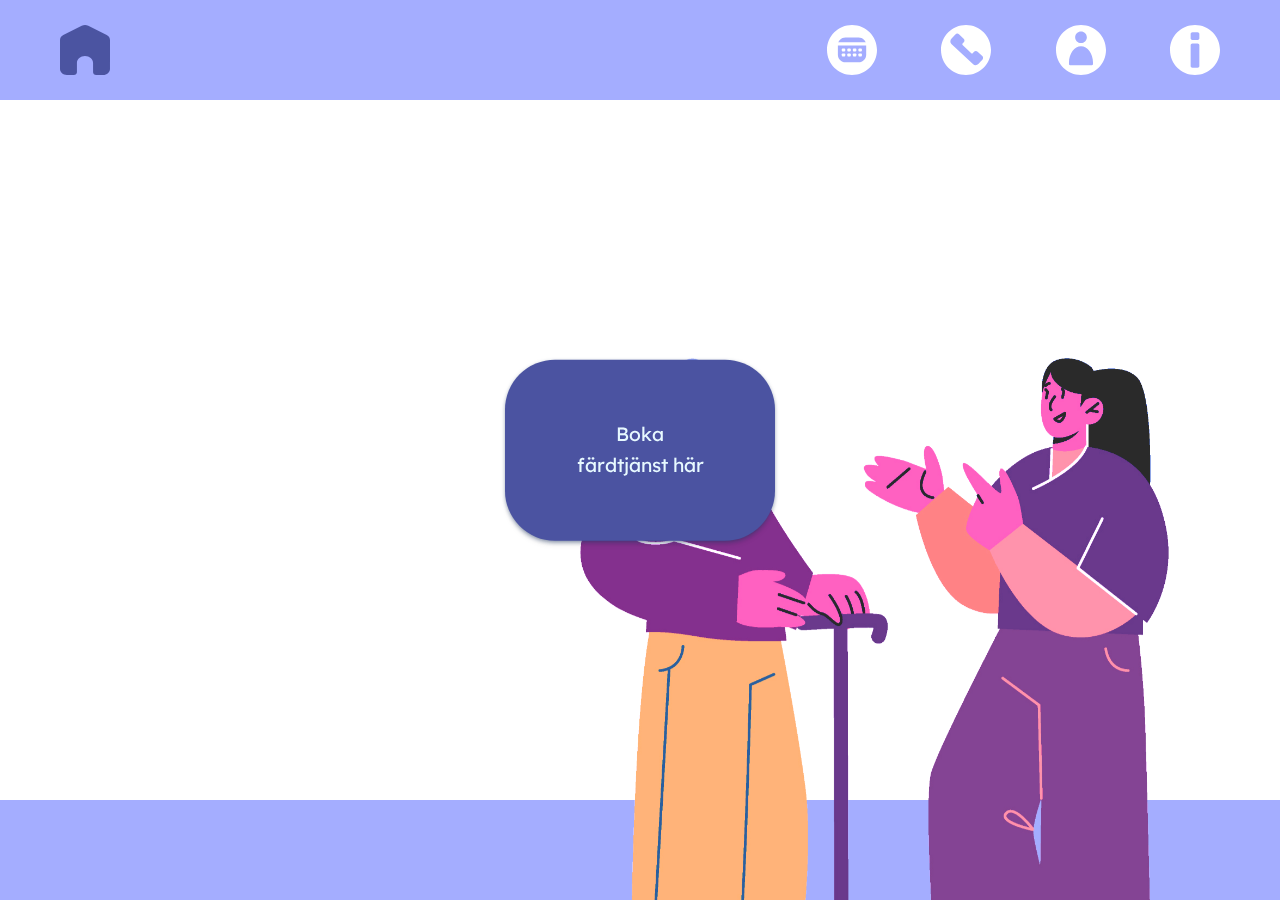
<file: index.html>
<!DOCTYPE html>
<html lang="sv">
<head>
    <meta charset="UTF-8">
    <meta http-equiv="X-UA-Compatible" content="IE=edge">
    <meta name="viewport" content="width=device-width, initial-scale=1.0">
    <title>Göteborgs Stad - Färdtjänst</title>
    <link rel="stylesheet" href="css/mystyles.css">
    <link rel="stylesheet" href="https://fonts.googleapis.com/css?family=Lexend">

</head>

<body>

    <header>
        <nav>
            <article>
                <section id="navigation-bar">
                    <div id="home-nav">
                        <a href="index.html"><img class="nav-icon" id="home-icon" src="bilder/homeikonblue.svg" alt="Hem"></a>
                    </div>
                    <div id="right-nav">
                        <a href="boka.html"><img class="nav-icon nav-right-icon" id="book-icon" src="bilder/bokaikon.svg" alt="Boka"></a>
                        <a href="kontakt.html"><img class="nav-icon nav-right-icon" id="contact-icon" src="bilder/kontaktikon.svg" alt="Kontakt"></a>
                        <a href="loggain.html" id="loggain"><img class="nav-icon nav-right-icon" id="profile-icon" src="bilder/profilikon.svg" alt="Profil"></a>
                        <a href="information.html"><img class="nav-icon nav-right-icon" id="info-icon" src="bilder/infoikon.svg" alt="Information"></a>

                    </div>

                    <section id="burger-menu">
                        <p id="menu-close">&#10005</p>
                        <div id="burger-list">
                            <a href="index.html"><img class="nav-icon burger-icon" id="home-icon" src="bilder/hemikon.svg" alt="Hemikon"></a><br>
                            <a href="boka.html"><img class="nav-icon burger-icon" id="book-icon" src="bilder/bokaikon.svg" alt="Boka"></a><br>
                            <a href="kontakt.html"><img class="nav-icon burger-icon" id="contact-icon" src="bilder/kontaktikon.svg" alt="Kontakt"></a><br>
                            <a href="loggain.html" id="loggain"><img class="nav-icon burger-icon" id="profile-icon" src="bilder/profilikon.svg" alt="Profil"></a><br>
                            <a href="information.html"><img class="nav-icon burger-icon" id="info-icon" src="bilder/infoikon.svg" alt="Information"></a><br>
                        </div>
                    </section>
                    
                    <div id="burger-icon">
                        <div></div>
                        <div></div>
                        <div></div>
                    </div>

                    <script>
                        let burgerIconEl = document.getElementById("burger-icon");
                        let burgerMenuEl = document.getElementById("burger-menu");
                        let closeMenuEl = document.getElementById("menu-close");
                    
                        burgerIconEl.addEventListener("click", showMenu);
                        closeMenuEl.addEventListener("click", hideMenu)
                    
                        function showMenu() {
                            burgerMenuEl.style.display = "block";
                            burgerIconEl.style.display = "none";
                        }

                        function hideMenu() {
                            burgerMenuEl.style.display = "none";
                            burgerIconEl.style.display = "block";
                        }
                    </script>
                    
                </section>
                </section>
            </article>
        </nav>
    </header>

    <main>
        <article>
            <a href="boka.html"><section id="book-button-home">
                <p>Boka</p>
                <p>färdtjänst här</p>
            </section></a>
        </article>
    </main>

    <footer>
        <article id="footer-bar">
            <section id="footer-section"></section>
        </article>
        <section id="illustration-index">
            <img id="index-picture" src="bilder/bild1.png" alt="">
        </section>
    </footer>

    <script src="js/main.js"></script>
    
</body>
</html>
</file>
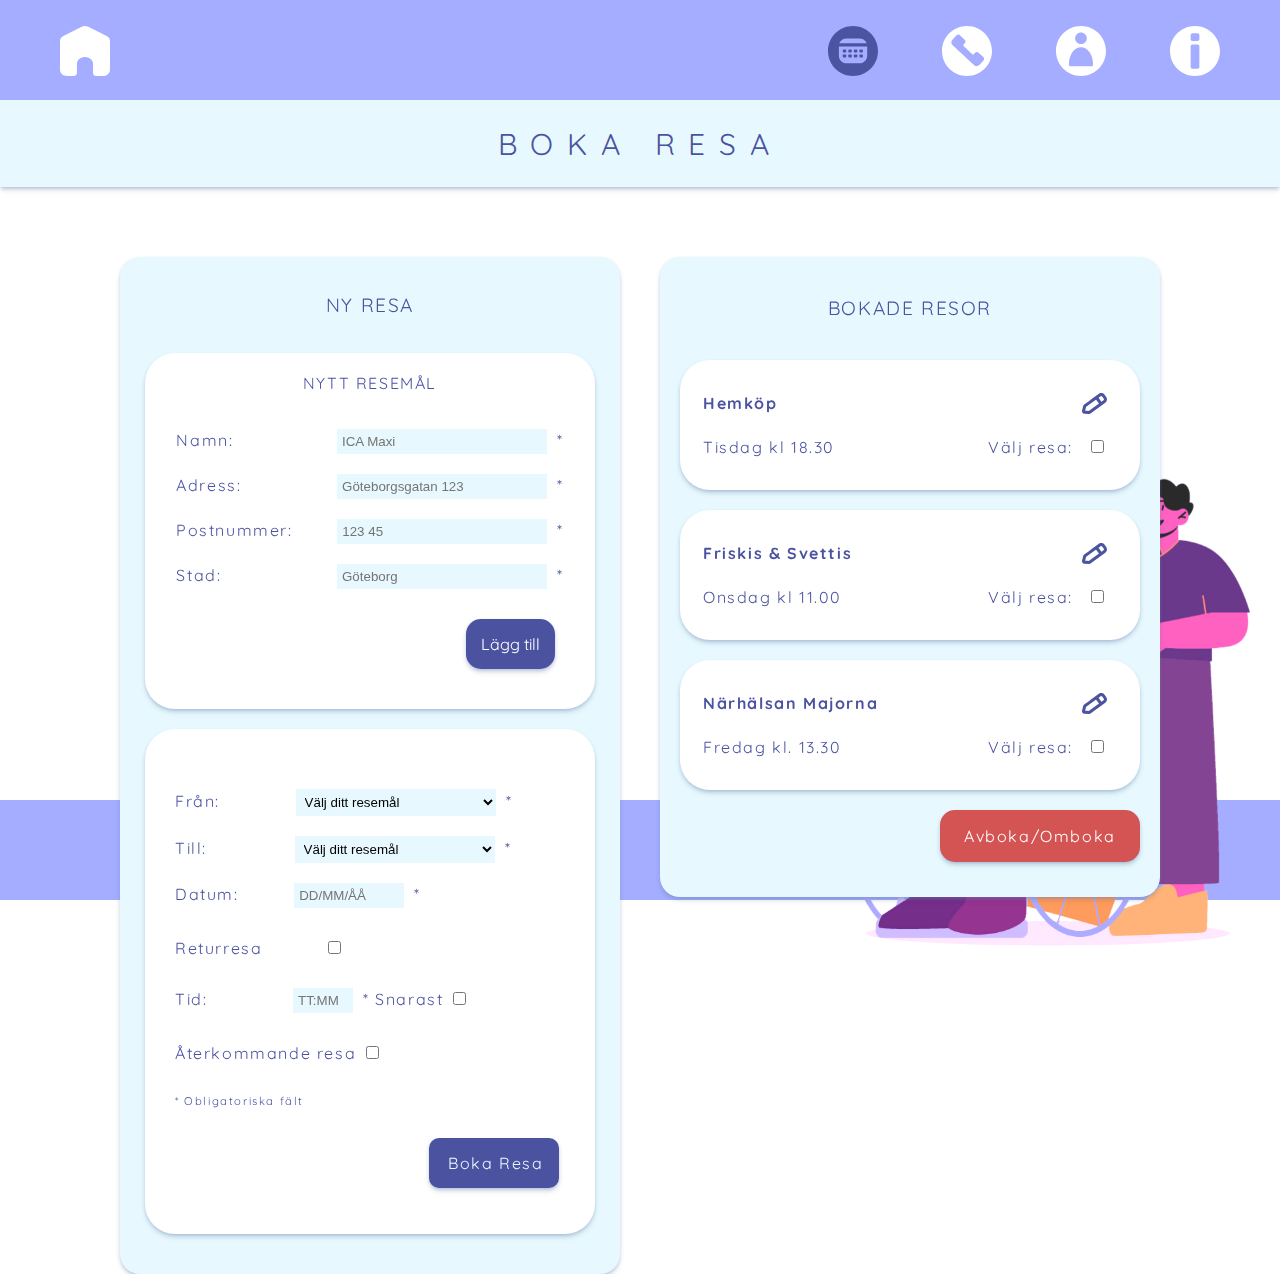
<file: boka.html>
<!DOCTYPE html>
<html lang="sv">
<head>
    <meta charset="UTF-8">
    <meta http-equiv="X-UA-Compatible" content="IE=edge">
    <meta name="viewport" content="width=device-width, initial-scale=1.0">
    <title>Boka resa</title>
    <link rel="stylesheet" href="css/mystyles.css">
    <link rel="stylesheet" href="https://fonts.googleapis.com/css?family=Lexend">
    <link rel="stylesheet" href="https://fonts.googleapis.com/css?family=Quicksand">
</head>

<body>

    <header>
        <nav>
            <article>
                <section id="navigation-bar">
                    <div id="home-nav">
                        <a href="index.html"><img class="nav-icon" id="home-icon" src="bilder/hemikon.svg" alt="Hemikon"></a>
                    </div>
                    <div id="right-nav">
                        <a href="boka.html"><img class="nav-icon nav-right-icon" id="book-icon" src="bilder/bokaikonblue.svg" alt="Boka"></a>
                        <a href="kontakt.html"><img class="nav-icon nav-right-icon" id="contact-icon" src="bilder/kontaktikon.svg" alt="Kontakt"></a>
                        <a href="loggain.html" id="loggain"><img class="nav-icon nav-right-icon" id="profile-icon" src="bilder/profilikon.svg" alt="Profil"></a>
                        <a href="information.html"><img class="nav-icon nav-right-icon" id="info-icon" src="bilder/infoikon.svg" alt="Information"></a>

                    </div>

                    <section id="burger-menu">
                        <p id="menu-close">&#10005</p>
                        <div id="burger-list">
                            <a href="index.html"><img class="nav-icon burger-icon" id="home-icon" src="bilder/hemikon.svg" alt="Hemikon"></a><br>
                            <a href="boka.html"><img class="nav-icon burger-icon" id="book-icon" src="bilder/bokaikon.svg" alt="Boka"></a><br>
                            <a href="kontakt.html"><img class="nav-icon burger-icon" id="contact-icon" src="bilder/kontaktikon.svg" alt="Kontakt"></a><br>
                            <a href="loggain.html" id="loggain"><img class="nav-icon burger-icon" id="profile-icon" src="bilder/profilikon.svg" alt="Profil"></a><br>
                            <a href="information.html"><img class="nav-icon burger-icon" id="info-icon" src="bilder/infoikon.svg" alt="Information"></a><br>
                        </div>
                    </section>
                    
                    <div id="burger-icon">
                        <div></div>
                        <div></div>
                        <div></div>
                    </div>

                    <script>
                        let burgerIconEl = document.getElementById("burger-icon");
                        let burgerMenuEl = document.getElementById("burger-menu");
                        let closeMenuEl = document.getElementById("menu-close");
                    
                        burgerIconEl.addEventListener("click", showMenu);
                        closeMenuEl.addEventListener("click", hideMenu)
                    
                        function showMenu() {
                            burgerMenuEl.style.display = "block";
                            burgerIconEl.style.display = "none";
                        }

                        function hideMenu() {
                            burgerMenuEl.style.display = "none";
                            burgerIconEl.style.display = "block";
                        }
                    </script>
                    
                </section>
            </article>
        </nav>
    </header>

    <main>

        <article class="body-header">
            <h1>Boka resa</h1>
        </article>

        <article id="grid-container-mina-sidor">
            <section class="boka-box" id="boka-uppgifter">
                <h2>Ny resa</h2>


                <section class="mina-sidor-vit-box" id="new-form">
                    <div id="nytt-titel">
                        <h3 id="nyttresemål-titel"> Nytt resemål</h3>
                    </div>
                    
                    <form id="nytt-resemål" autocomplete="on">
                        <label for="name">Namn:</label>
                        <input type="text" id="name" name="name" placeholder="ICA Maxi">*<br>
                        <label for="adress">Adress:</label>
                        <input type="text" id="adress" name="adress" placeholder="Göteborgsgatan 123">*<br>
                        <label for="postnummer">Postnummer:</label>
                        <input type="text" id="postnummer" name="postnummer" placeholder="123 45">*<br>
                        <label for="stad">Stad:</label>
                        <input type="text" id="stad" name="stad" placeholder="Göteborg">*
                        <div class="submit-knapp">
                            <input type="submit" value="Lägg till" class="submit">
                        </div>
                      </form>

                </section>

                <section class="mina-sidor-vit-box" id="boka-form">
                    
                    <form id="ny-bokning" autocomplete="on">
                        <label for="from">Från:</label>
                        <select name="from" id="from">
                            <option value="default" selected disabled>Välj ditt resemål</option>
                            <option value="hemma">Mitt hem</option>
                            <option value="nh-majorna">Närhälsan Majorna</option>
                            <option value="hemkop">Hemköp</option>
                            <option value="fs-majorna">Friskis & Svettis</option>
                        </select>*<br>

                        <label for="to">Till:</label>
                        <select name="to" id="to">
                            <option value="default" selected disabled>Välj ditt resemål</option>
                            <option value="hemma">Mitt hem</option>
                            <option value="nh-majorna">Närhälsan Majorna</option>
                            <option value="hemkop">Hemköp</option>
                            <option value="fs-majorna">Friskis & Svettis</option>
                        </select>*<br>

                        <label for="date">Datum:</label>
                        <input type="text" name="date" id="date" placeholder="DD/MM/ÅÅ">*<br><br>
                        <label for="retur">Returresa</label>
                        <input type="checkbox" id="retur"><br><br>
                        <div id="rdate-div">
                            <label for="rdate">Datum:</label>
                        <input type="text" name="rdate" id="rdate" placeholder="DD/MM/ÅÅ">*<br><br>
                        </div>
                        <label for="time">Tid:</label>
                        <input type="text" id="time" name="time" placeholder="TT:MM">*
                        <label for="snarast">Snarast</label>
                        <input type="checkbox" id="snarast"><br><br>
                        <label for="återkommande">Återkommande resa</label>
                        <input type="checkbox" id="återkommande"><br>
                        <p class="oblig-text">* Obligatoriska fält</p>
                        <div class="submit-knapp">
                            <p id="boka-resa-knapp">Boka Resa</p>
                        </div>
                      </form>

                </section>

                </section>

            <section class="boka-box" id="bokade-resor">
                <p class="bokade-titel">Bokade resor</p>
                <section class="resor-box">
                    <table class="resor-box-table">
                        <tr>
                            <td class="plats">Hemköp</td>
                            <td></td>
                            <td><img src="bilder/editikon.svg" alt="Edit" class="edit-icon-resor"></td>
                        </tr>
                        <tr>
                            <td>Tisdag kl 18.30</td>
                            <td class="middle-row">Välj resa:</td>
                            <td class="edge-row"><input class="checkbox" type="checkbox"></td>
                        </tr>
                    </table>                        
                </section>
                <section class="resor-box">
                    <table class="resor-box-table">
                        <tr>
                            <td class="plats">Friskis & Svettis</td>
                            <td></td>
                            <td><img src="bilder/editikon.svg" alt="Edit" class="edit-icon-resor"></td>
                        </tr>
                        <tr>
                            <td>Onsdag kl 11.00</td>
                            <td class="middle-row">Välj resa:</td>
                            <td class="edge-row"><input class="checkbox" type="checkbox"></td>
                        </tr>
                    </table>                        
                </section>
                <section class="resor-box">
                    <table class="resor-box-table">
                        <tr>
                            <td class="plats">Närhälsan Majorna</td>
                            <td></td>
                            <td><img src="bilder/editikon.svg" alt="Edit" class="edit-icon-resor"></td>
                        </tr>
                        <tr>
                            <td>Fredag kl. 13.30</td>
                            <td class="middle-row">Välj resa:</td>
                            <td class="edge-row"><input class="checkbox" type="checkbox"></td>
                        </tr>
                    </table>                        
                </section>
                <section class="av-omboka-button" id="av-omboka-knapp">
                    <p>Avboka/Omboka</p>
                </section>
            </section>  
        </article>
    
    </main>

    <footer>

        <article id="footer-bar">
            
            <section id="footer-section"></section>
        </article>

        <section id="illustration-boka">
            <img id="boka-picture" src="bilder/bild6.png" alt="">
        </section>

    </footer>

    <section id="omboka-popup">
        <section class="pop-up-background"></section>
        <section class="pop-up">
            <section id="close-box-omboka" class="close-box-avomboka">
                <p class="pop-up-text close">&#10005</p>
            </section>
            <section class="pop-up-text-box">
                <h4 class="popup-titel">Bekräfta bokning</h4>
                <section id="omboka-vit-box">
                    <p class="pop-up-text-blue"><b>Hemköp Majorna</b></p>
                    <p class="pop-up-text-blue">02/03/23</p>
                    <p class="pop-up-text-blue">kl 15:00</p>
                </section>
                <section>
                    <p id="omboka-boka-knapp">Boka</p>
                </section>
            </section>
        </section>
    </section>

    <section id="tack-bokning-popup">
        <section class="pop-up-background"></section>
        <section class="pop-up">
            <section id="close-box-tack-bokning" class="close-box-avomboka">
                <p class="pop-up-text close">&#10005</p>
            </section>
            <section class="pop-up-text-box">
                <p class="pop-up-text">Tack för din bokning!</p>
            </section>
        </section>
    </section>

    <section id="popup-avomboka">
        <section class="pop-up-background">
        </section>
        <section class="pop-up" id="av-omboka-popup">
            <section id="close-box-bokad-resa">
                <p class="pop-up-text close" id="close-light">&#10005</p>
            </section>
            <h4>BOKAD RESA</h4>
            <section class="pop-up-text-box" id="popup-vit-box">
                <section class="mina-sidor-vit-box" id="boka-form">
                        
                    <form id="ny-bokning" autocomplete="on">
                        <label for="from">Från:</label>
                        <select name="from" id="from">
                            <option value="nh-majorna">Närhälsan Majorna</option>
                            <option value="hemkop">Hemköp</option>
                            <option value="fs-majorna">Friskis & Svettis</option>
                            <option value="hemma">Mitt hem</option>
                        </select>*<br>

                        <label for="to">Till:</label>
                        <select name="to" id="to">
                            <option value="hemma">Mitt hem</option>
                            <option value="nh-majorna">Närhälsan Majorna</option>
                            <option value="hemkop">Hemköp</option>
                            <option value="fs-majorna">Friskis & Svettis</option>
                        </select>*<br>

                        <label for="date">Datum:</label>
                        <input type="text" name="date" id="date" placeholder="02/03/223">*<br>

                        <label for="time">Tid:</label>
                        <input type="text" id="time" name="time" placeholder="13:15">*
                        <p class="oblig-text">* Obligatoriska fält</p>
                        <section id="grid-container-knappar">
                            <div class="avomboka">
                                <input value="Omboka" id="grid-knapp-1">
                            </div>
                            <div>
                                <input value="Avboka" id="grid-knapp-2">
                            </div>
                        </section>
                    </form>

                </section>
            </section>
        </section>
    </section>

    <section id="avboka-confirm-popup">
        <section class="pop-up-background">
        </section>
        <section class="pop-up">
            <section id="close-box-avboka" class="close-box-avomboka">
                <p class="pop-up-text close">&#10005</p>
            </section>
            <section class="pop-up-text-box">
                <p class="pop-up-text">Är du säker på att du vill avboka resan?</p>
            </section>
            <section class="avboka-knapp" id="avboka-knapp">
                <p id="avboka-confirm">Avboka</p>
            </section>
        </section>
    </section>

    <section id="avbokat-popup">
        <section class="pop-up-background"></section>
        <section class="pop-up">
            <section id="close-box-avbokat" class="close-box-avomboka">
                <p class="pop-up-text close">&#10005</p>
            </section>
            <section class="pop-up-text-box">
                <p class="pop-up-text">Din resa är nu avbokad!</p>
            </section>
        </section>
    </section>
    
    <script>

let bokaResaKnappEl = document.getElementById("boka-resa-knapp");
let ombokaPopUpEl = document.getElementById("omboka-popup");
let closeOmbokaPopUpEl = document.getElementById("close-box-omboka");
let tackBokningPopUpEl = document.getElementById("tack-bokning-popup");
let ombokaBokaKnapp = document.getElementById("omboka-boka-knapp");
let closeTackBokningPopUpEl = document.getElementById("close-box-tack-bokning");
let avOmbokaPopUpEl = document.getElementById("popup-avomboka");
let avOmbokaKnappEl = document.getElementById("av-omboka-knapp");
let ombokaKnappEl = document.getElementById("grid-knapp-1");
let avbokaKnappEl = document.getElementById("grid-knapp-2");
let avbokaConfirmPopUpEl = document.getElementById("avboka-confirm-popup");
let avbokatPopUpEl = document.getElementById("avbokat-popup");
let avbokaConfirmKnappEl = document.getElementById("avboka-confirm");
let closeAvbokatPopUpEl = document.getElementById("close-box-avbokat");
let closeAvbokaConfirmEl = document.getElementById("close-box-avboka");
let returCheckEl = document.getElementById("retur");
let returDivEl = document.getElementById("rdate-div");



bokaResaKnappEl.addEventListener("click", showOmbokaPopUp);
closeOmbokaPopUpEl.addEventListener("click", hideOmbokaPopUp);
ombokaBokaKnapp.addEventListener("click", showTackBokningPopUp);
closeTackBokningPopUpEl.addEventListener("click", hideAllAvOmbokaPopUps);
avOmbokaKnappEl.addEventListener("click", showPopUpAvOmboka);
ombokaKnappEl.addEventListener("click", showOmbokaPopUp);
avbokaKnappEl.addEventListener("click", showAvbokaConfirmPopUp);
avbokaConfirmKnappEl.addEventListener("click", showAvbokaConfirmPopUp);
avbokaConfirmKnappEl.addEventListener("click", showAvbokatPopUp);
closeAvbokatPopUpEl.addEventListener("click", hideAllAvOmbokaPopUps);
closeAvbokaConfirmEl.addEventListener("click", hideAvbokaConfirmPopUp);
returCheckEl.addEventListener("click", showReturDiv);

// function showReturDiv() {
//     returDivEl.style.display = "block";
// }

function showReturDiv() {
    if(returCheckEl.checked == true) {
        returDivEl.style.display = "block";
    } else {
        returDivEl.style.display = "none";
    }
}

function showPopUpAvOmboka() {
    avOmbokaPopUpEl.style.visibility = "visible";
}

function hidePopUpAvOmboka() {
    avOmbokaPopUpEl.style.visibility = "hidden";
}

function showOmbokaPopUp() {
     ombokaPopUpEl.style.visibility ="visible";
}

function hideOmbokaPopUp() {
    ombokaPopUpEl.style.visibility ="hidden";
}

function showTackBokningPopUp() {
     tackBokningPopUpEl.style.visibility = "visible";
    ombokaPopUpEl.style.visibility = "hidden";
}

function hideAllAvOmbokaPopUps() {
    tackBokningPopUpEl.style.visibility = "hidden";
    ombokaPopUpEl.style.visibility = "hidden";
    avbokatPopUpEl.style.visibility = "hidden";
    avOmbokaPopUpEl.style.visibility = "hidden";
}

function showAvbokaConfirmPopUp() {
    avbokaConfirmPopUpEl.style.visibility = "visible";
}

function hideAvbokaConfirmPopUp() {
    avbokaConfirmPopUpEl.style.visibility = "hidden";
}

function showAvbokatPopUp() {
    avbokatPopUpEl.style.visibility = "visible";
    avbokaConfirmPopUpEl.style.visibility = "hidden";
}

    </script>

<script src="js/main.js"></script>

</body>
</html>
</file>
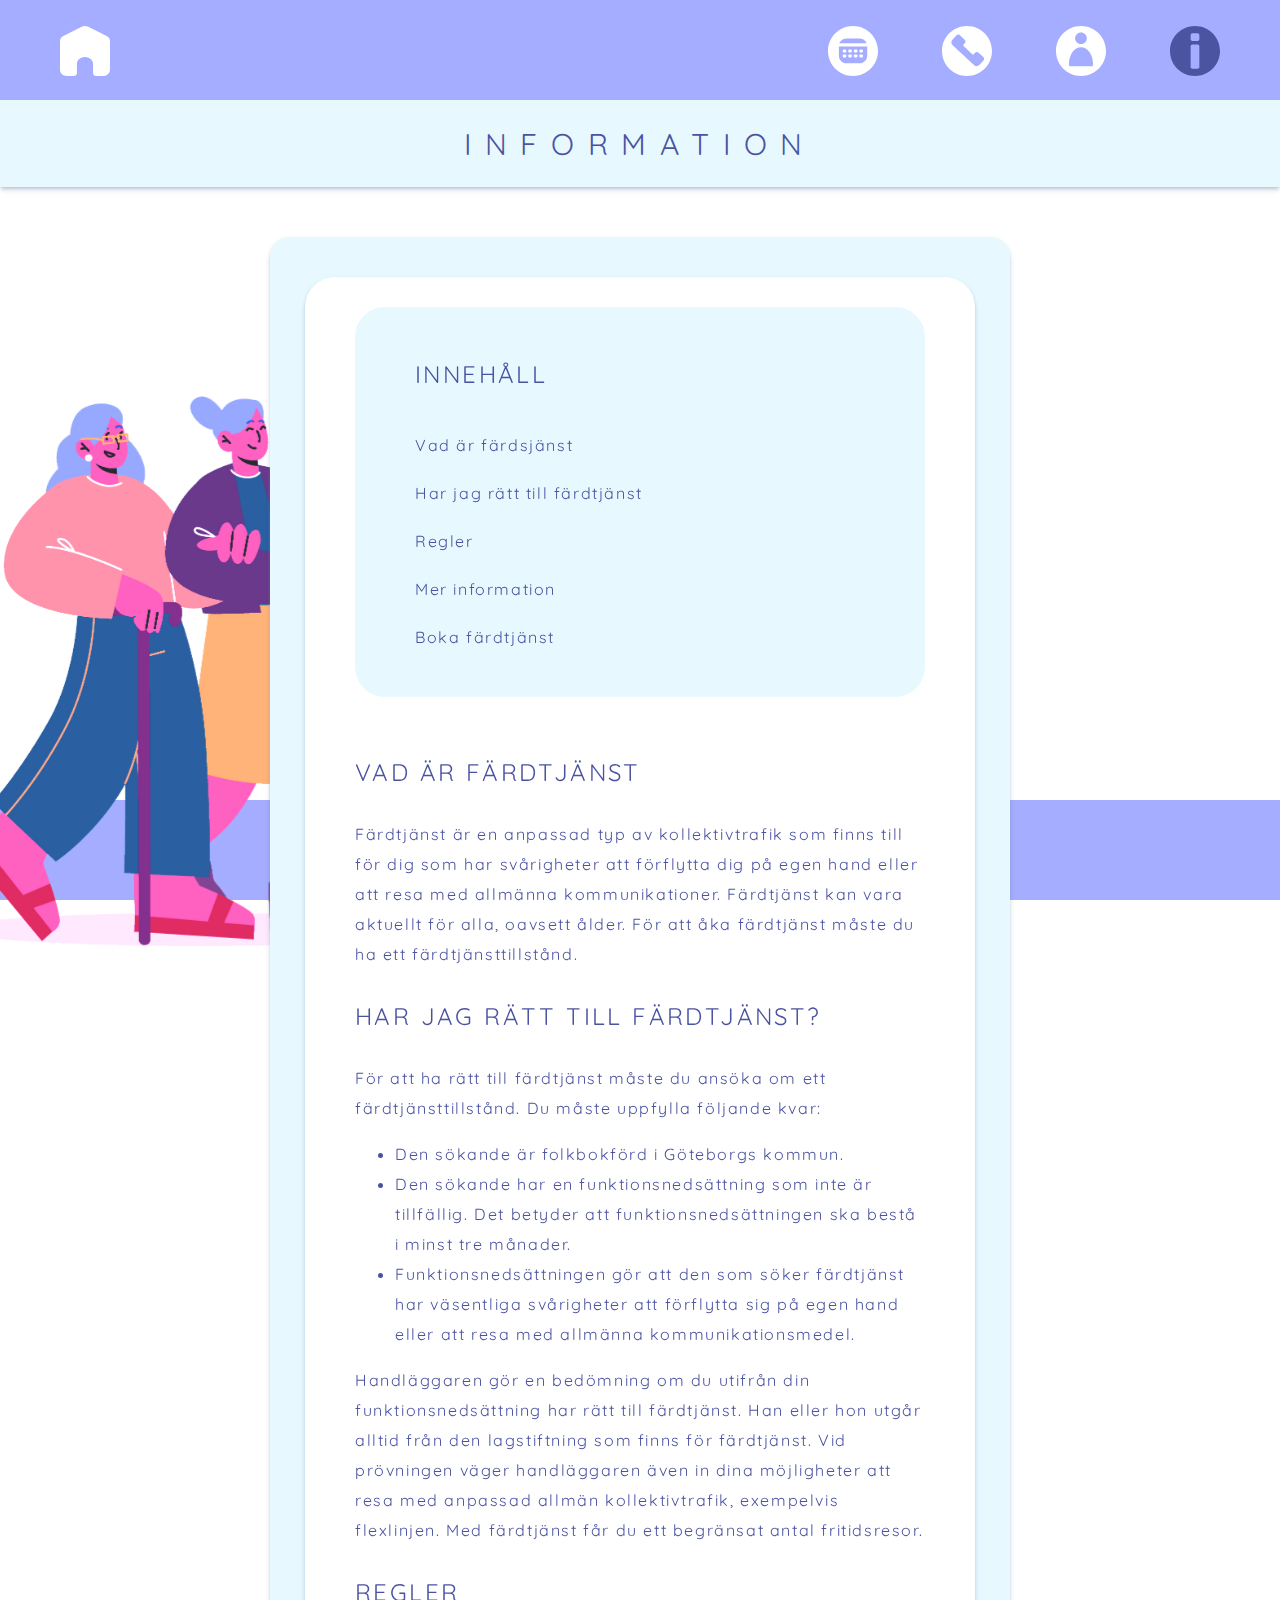
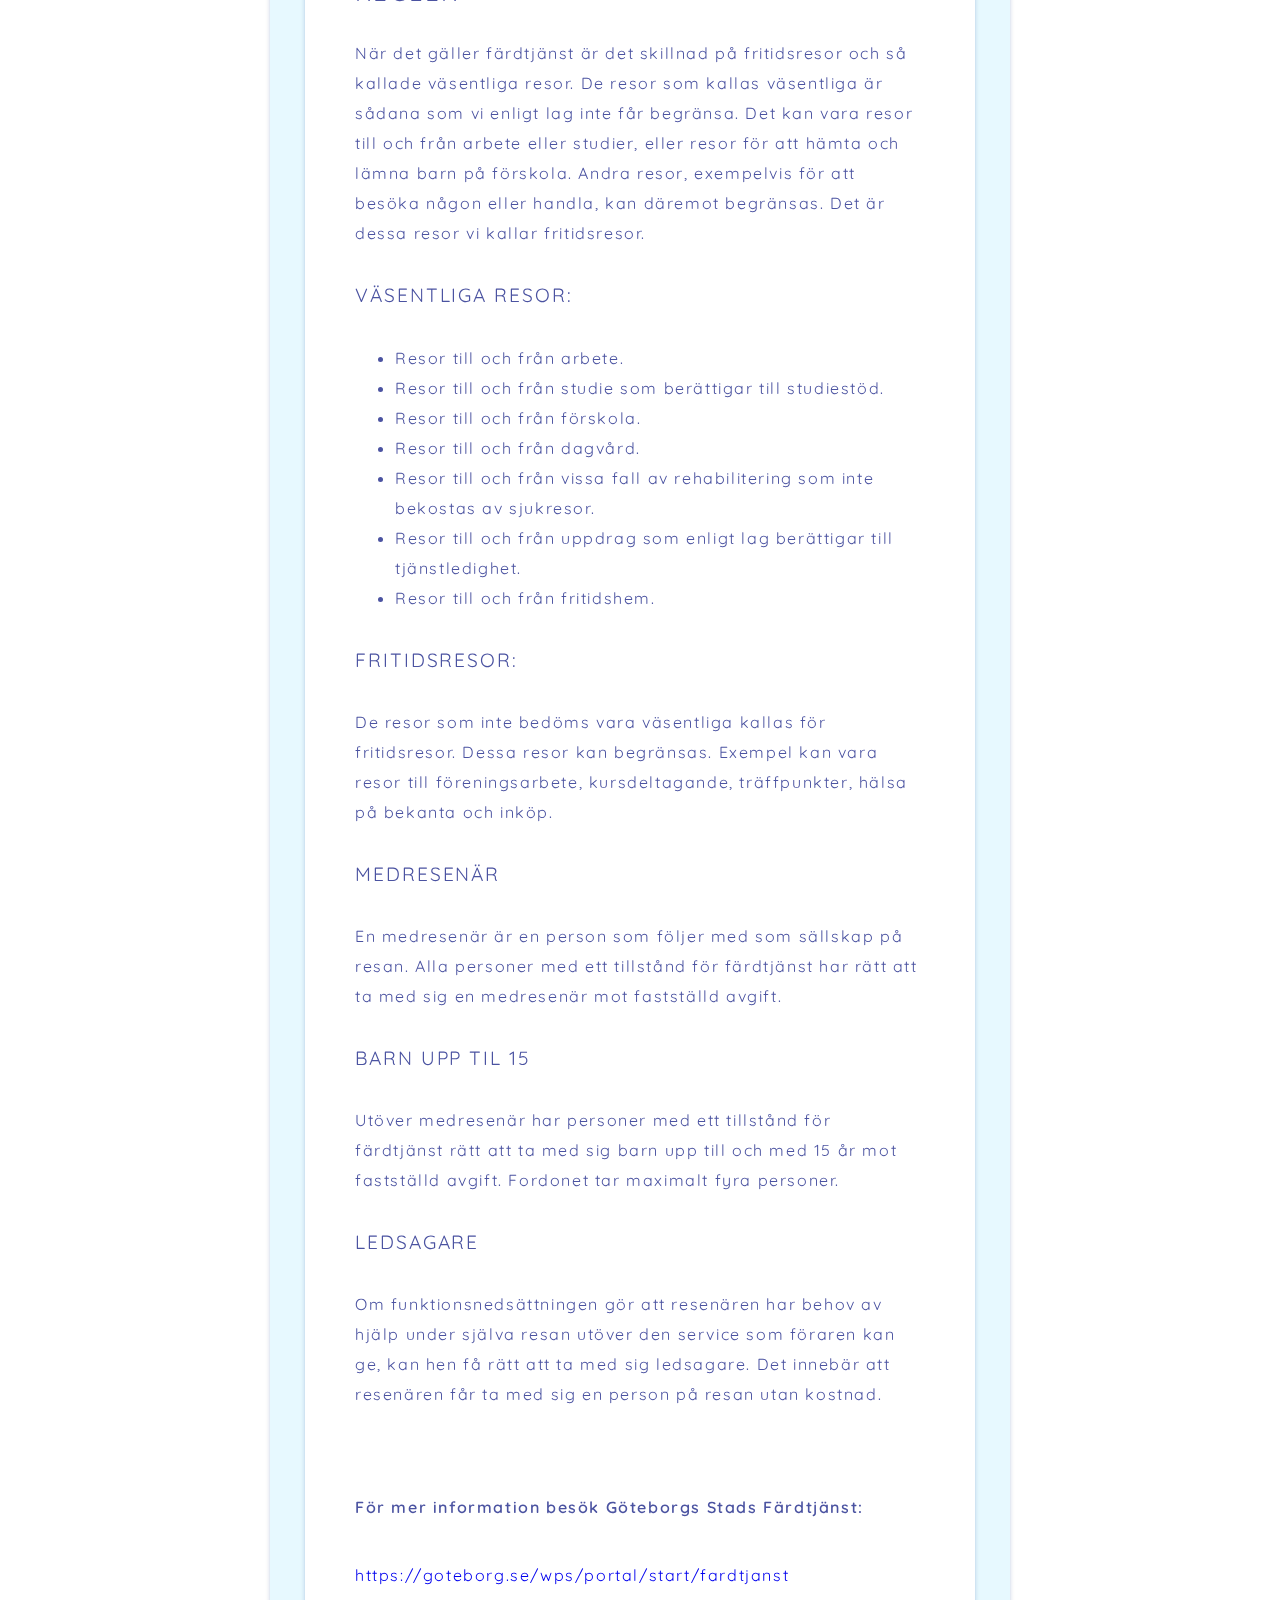
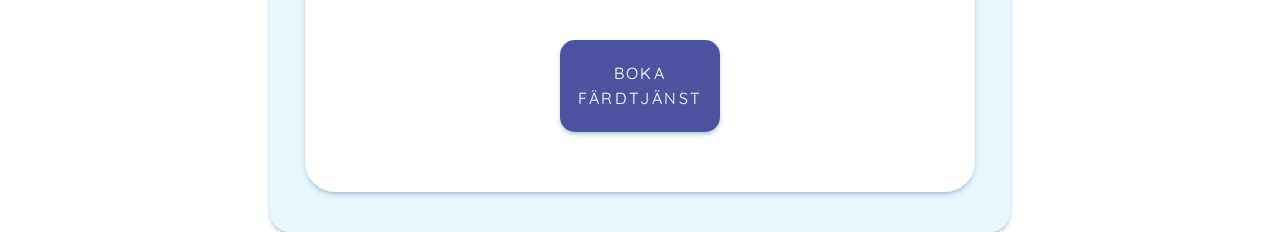
<file: information.html>
<!DOCTYPE html>
<html lang="sv">
<head>
    <meta charset="UTF-8">
    <meta http-equiv="X-UA-Compatible" content="IE=edge">
    <meta name="viewport" content="width=device-width, initial-scale=1.0">
    <title>Information</title>
    <link rel="stylesheet" href="css/mystyles.css">
    <link rel="stylesheet" href="https://fonts.googleapis.com/css?family=Lexend">
    <link rel="stylesheet" href="https://fonts.googleapis.com/css?family=Quicksand">
</head>

<body>

    <header>
        <nav>
            <article>
                <section id="navigation-bar">
                    <div id="home-nav">
                        <a href="index.html"><img class="nav-icon" id="home-icon" src="bilder/hemikon.svg" alt="Hemikon"></a>
                    </div>
                    <div id="right-nav">
                        <a href="boka.html"><img class="nav-icon nav-right-icon" id="book-icon" src="bilder/bokaikon.svg" alt="Boka"></a>
                        <a href="kontakt.html"><img class="nav-icon nav-right-icon" id="contact-icon" src="bilder/kontaktikon.svg" alt="Kontakt"></a>
                        <a href="loggain.html" id="loggain"><img class="nav-icon nav-right-icon" id="profile-icon" src="bilder/profilikon.svg" alt="Profil"></a>
                        <a href="information.html"><img class="nav-icon nav-right-icon" id="info-icon" src="bilder/infoikonblue.svg" alt="Information"></a>
                    </div>

                    <section id="burger-menu">
                        <p id="menu-close">&#10005</p>
                        <div id="burger-list">
                            <a href="index.html"><img class="nav-icon burger-icon" id="home-icon" src="bilder/hemikon.svg" alt="Hemikon"></a><br>
                            <a href="boka.html"><img class="nav-icon burger-icon" id="book-icon" src="bilder/bokaikon.svg" alt="Boka"></a><br>
                            <a href="kontakt.html"><img class="nav-icon burger-icon" id="contact-icon" src="bilder/kontaktikon.svg" alt="Kontakt"></a><br>
                            <a href="loggain.html" id="loggain"><img class="nav-icon burger-icon" id="profile-icon" src="bilder/profilikon.svg" alt="Profil"></a><br>
                            <a href="information.html"><img class="nav-icon burger-icon" id="info-icon" src="bilder/infoikon.svg" alt="Information"></a><br>
                        </div>
                    </section>
                    
                    <div id="burger-icon">
                        <div></div>
                        <div></div>
                        <div></div>
                    </div>

                    <script>
                        let burgerIconEl = document.getElementById("burger-icon");
                        let burgerMenuEl = document.getElementById("burger-menu");
                        let closeMenuEl = document.getElementById("menu-close");
                    
                        burgerIconEl.addEventListener("click", showMenu);
                        closeMenuEl.addEventListener("click", hideMenu)
                    
                        function showMenu() {
                            burgerMenuEl.style.display = "block";
                            burgerIconEl.style.display = "none";
                        }

                        function hideMenu() {
                            burgerMenuEl.style.display = "none";
                            burgerIconEl.style.display = "block";
                        }
                    </script>
                    
                </section>
                </section>
            </article>
        </nav>
    </header>

    <main>

        <article class="body-header">
            <h1>Information</h1>
        </article>





        <article id="information-box">
            <section id="information-vit-box">
                <section id="information-text">
                    <section id="info-nav">
                        <h4>Innehåll</h4>
                        <ul id="info-nav-list">
                            <li><a href="#anchor-1">Vad är färdsjänst</a></li>
                            <li><a href="#anchor-2">Har jag rätt till färdtjänst</a></li>
                            <li id="anchor-1"><a href="#anchor-3">Regler</a></li>
                            <li ><a href="#anchor-4">Mer information</a></li>
                            <li><a href="#anchor-5">Boka färdtjänst</a></li>
                        </ul>
                    </section>
                    <h4 id="anchor-2">Vad är färdtjänst</h4>
                    <p class="info-text-stycke">Färdtjänst är en anpassad typ av kollektivtrafik som finns till för dig som har svårigheter att förflytta dig på egen hand eller att resa med allmänna kommunikationer. Färdtjänst kan vara aktuellt för alla, oavsett ålder. För att åka färdtjänst måste du ha ett färdtjänsttillstånd.</p>
                    <h4>Har jag rätt till färdtjänst?</h4>
                    <p class="info-text-stycke">För att ha rätt till färdtjänst måste du ansöka om ett färdtjänsttillstånd. Du måste uppfylla följande kvar:</p>
                    <ul>
                        <li>Den sökande är folkbokförd i Göteborgs kommun.</li>
                        <li>Den sökande har en funktionsnedsättning som inte är tillfällig. Det betyder att funktionsnedsättningen ska bestå i minst tre månader.</li>
                        <li>Funktionsnedsättningen gör att den som söker färdtjänst har väsentliga svårigheter att förflytta sig på egen hand eller att resa med allmänna kommunikationsmedel.</li>
                    </ul>
                    <p class="info-text-stycke" id="anchor-3">Handläggaren gör en bedömning om du utifrån din funktionsnedsättning har rätt till färdtjänst. Han eller hon utgår alltid från den lagstiftning som finns för färdtjänst. Vid prövningen väger handläggaren även in dina möjligheter att resa med anpassad allmän kollektivtrafik, exempelvis flexlinjen. Med färdtjänst får du ett begränsat antal fritidsresor.</p>
                    <h4>Regler</h4>
                    <p class="info-text-stycke">När det gäller färdtjänst är det skillnad på fritidsresor och så kallade väsentliga resor. De resor som kallas väsentliga är sådana som vi enligt lag inte får begränsa. Det kan vara resor till och från arbete eller studier, eller resor för att hämta och lämna barn på förskola. Andra resor, exempelvis för att besöka någon eller handla, kan däremot begränsas. Det är dessa resor vi kallar fritidsresor.</p>
                    <h5>Väsentliga resor:</h5>
                    <ul>
                        <li>Resor till och från arbete.</li>
                        <li>Resor till och från studie som berättigar till studiestöd.</li>
                        <li >Resor till och från förskola.</li>
                        <li>Resor till och från dagvård.</li>
                        <li>Resor till och från vissa fall av rehabilitering som inte bekostas av sjukresor.</li>
                        <li>Resor till och från uppdrag som enligt lag berättigar till tjänstledighet.</li>
                        <li>Resor till och från fritidshem.</li>
                    </ul>
                    <h5>Fritidsresor:</h5>
                    <p class="info-text-stycke">De resor som inte bedöms vara väsentliga kallas för fritidsresor. Dessa resor kan begränsas. Exempel kan vara resor till föreningsarbete, kursdeltagande, träffpunkter, hälsa på bekanta och inköp.</p>
                    <h5>Medresenär</h5>
                    <p class="info-text-stycke">En medresenär är en person som följer med som sällskap på resan. Alla personer med ett tillstånd för färdtjänst har rätt att ta med sig en medresenär mot fastställd avgift.</p>
                    <h5>Barn upp til 15</h5>
                    <p class="info-text-stycke">Utöver medresenär har personer med ett tillstånd för färdtjänst rätt att ta med sig barn upp till och med 15 år mot fastställd avgift. Fordonet tar maximalt fyra personer.</p>
                    <h5 id="anchor-4">Ledsagare</h5>
                    <p class="info-text-stycke">Om funktionsnedsättningen gör att resenären har behov av hjälp under själva resan utöver den service som föraren kan ge, kan hen få rätt att ta med sig ledsagare. Det innebär att resenären får ta med sig en person på resan utan kostnad.</p><br>
                    <h6 id="anchor-5">För mer information besök Göteborgs Stads Färdtjänst:</h6>
                    <a id="gbg-link" href="https://goteborg.se/wps/portal/start/fardtjanst">https://goteborg.se/wps/portal/start/fardtjanst</a>
                </section>
                <a href="boka.html" id="boka-link"><section id="boka-resa-information">
                    <p>Boka färdtjänst</p>
                </section></a>
            </section>              
        </article>
    






    </main>

    <footer>

        <article id="footer-bar">
            
            <section id="footer-section"></section>
        </article>

        <section id="illustration-information">
            <img id="information-picture" src="bilder/bild8.png" alt="">
        </section>

    </footer>
    
    <script src="js/main.js"></script>

</body>
</html>
</file>
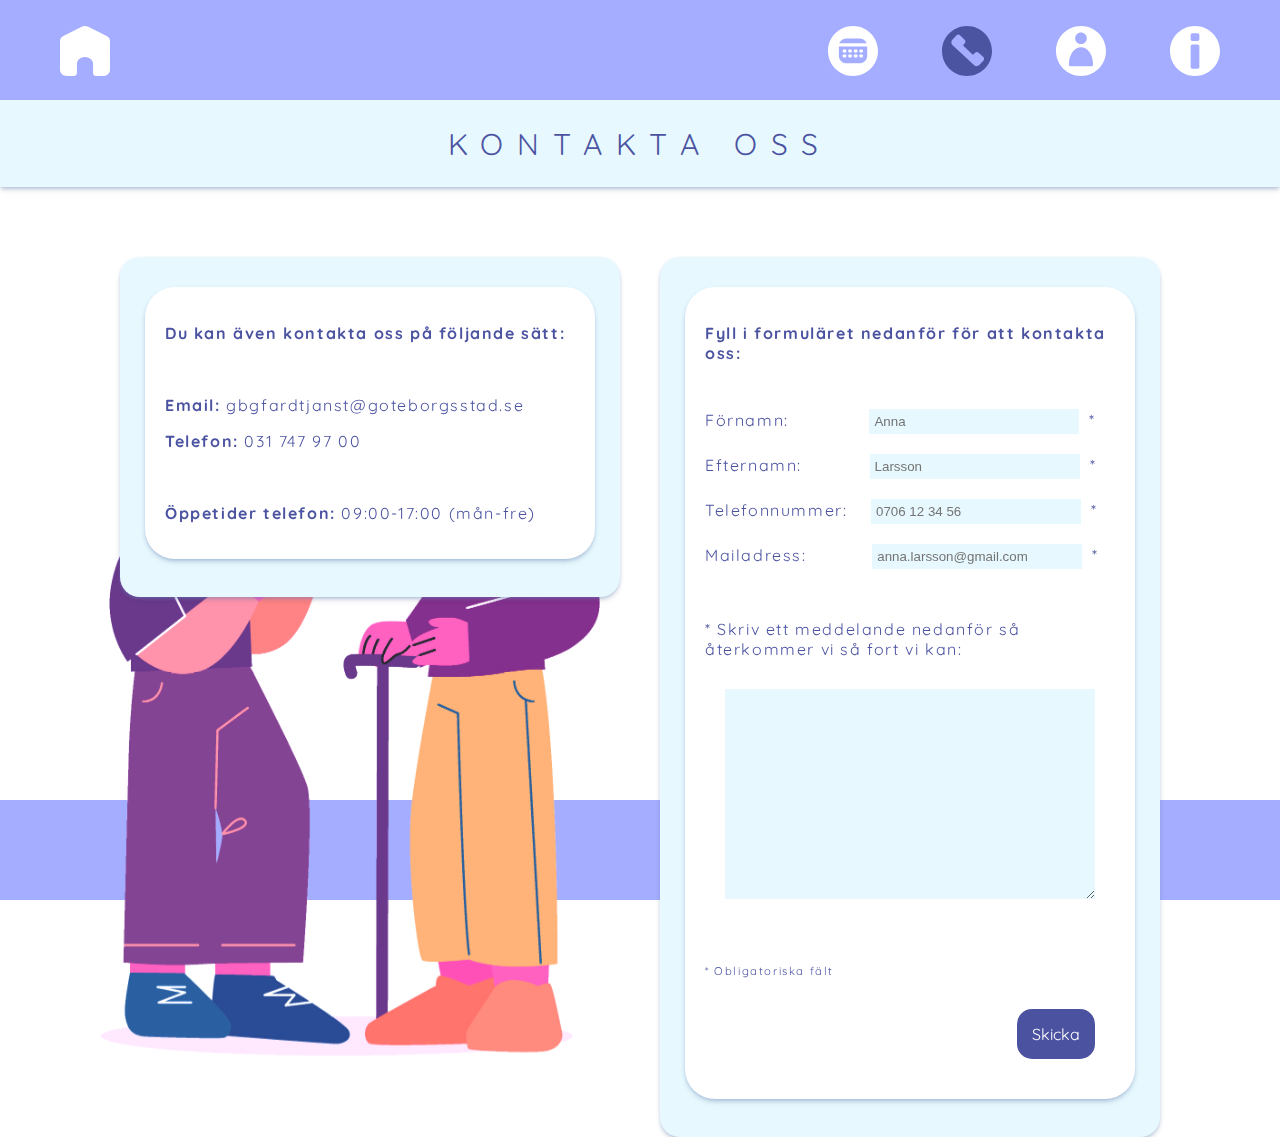
<file: kontakt.html>
<!DOCTYPE html>
<html lang="sv">
<head>
    <meta charset="UTF-8">
    <meta http-equiv="X-UA-Compatible" content="IE=edge">
    <meta name="viewport" content="width=device-width, initial-scale=1.0">
    <title>Kontakta oss</title>
    <link rel="stylesheet" href="css/mystyles.css">
    <link rel="stylesheet" href="https://fonts.googleapis.com/css?family=Lexend">
    <link rel="stylesheet" href="https://fonts.googleapis.com/css?family=Quicksand">
</head>

<body>

    <header>
        <nav>
            <article>
                <section id="navigation-bar">
                    <div id="home-nav">
                        <a href="index.html"><img class="nav-icon" id="home-icon" src="bilder/hemikon.svg" alt="Hem"></a>
                    </div>
                    <div id="right-nav">
                        <a href="boka.html"><img class="nav-icon nav-right-icon" id="book-icon" src="bilder/bokaikon.svg" alt="Boka"></a>
                        <a href="kontakt.html"><img class="nav-icon nav-right-icon" id="contact-icon" src="bilder/kontaktikonblue.svg" alt="Kontakt"></a>
                        <a href="loggain.html" id="loggain"><img class="nav-icon nav-right-icon" id="profile-icon" src="bilder/profilikon.svg" alt="Profil"></a>
                        <a href="information.html"><img class="nav-icon nav-right-icon" id="info-icon" src="bilder/infoikon.svg" alt="Information"></a>

                    </div>

                    <section id="burger-menu">
                        <p id="menu-close">&#10005</p>
                        <div id="burger-list">
                            <a href="index.html"><img class="nav-icon burger-icon" id="home-icon" src="bilder/hemikon.svg" alt="Hemikon"></a><br>
                            <a href="boka.html"><img class="nav-icon burger-icon" id="book-icon" src="bilder/bokaikon.svg" alt="Boka"></a><br>
                            <a href="kontakt.html"><img class="nav-icon burger-icon" id="contact-icon" src="bilder/kontaktikon.svg" alt="Kontakt"></a><br>
                            <a href="loggain.html" id="loggain"><img class="nav-icon burger-icon" id="profile-icon" src="bilder/profilikon.svg" alt="Profil"></a><br>
                            <a href="information.html"><img class="nav-icon burger-icon" id="info-icon" src="bilder/infoikon.svg" alt="Information"></a><br>
                        </div>
                    </section>
                    
                    <div id="burger-icon">
                        <div></div>
                        <div></div>
                        <div></div>
                    </div>

                    <script>
                        let burgerIconEl = document.getElementById("burger-icon");
                        let burgerMenuEl = document.getElementById("burger-menu");
                        let closeMenuEl = document.getElementById("menu-close");
                    
                        burgerIconEl.addEventListener("click", showMenu);
                        closeMenuEl.addEventListener("click", hideMenu)
                    
                        function showMenu() {
                            burgerMenuEl.style.display = "block";
                            burgerIconEl.style.display = "none";
                        }

                        function hideMenu() {
                            burgerMenuEl.style.display = "none";
                            burgerIconEl.style.display = "block";
                        }
                    </script>
                    
                </section>
                </section>
            </article>
        </nav>

    </header>

    <main>

        <article class="body-header">
            <h1>Kontakta oss</h1>
        </article>

        <article id="grid-container-mina-sidor">
            <section class="kontakt-box" id="kontakt-uppgifter">



                <section class="kontakt-vit-box">
                    <section id="kontakttext">
                        <p><b>Du kan även kontakta oss på följande sätt:</b></p><br>
                        <p><b>Email:</b> gbgfardtjanst@goteborgsstad.se</p>
                        <p><b>Telefon:</b> 031 747 97 00</p><br>
                        <p><b>Öppetider telefon:</b> 09:00-17:00 (mån-fre)</p>
                    </section>

                </section>


            </section>
            <section class="kontakt-box" id="kontakt-form">
                <section class="kontakt-vit-box" id="new-form">
                    <div id="kontakt-titel">
                        <p><b>Fyll i formuläret nedanför för att kontakta oss:</b></p>
                        
                    </div>
                    <form id="kontaktform" autocomplete="on">
                        <label for="fname">Förnamn:</label>
                        <input type="text" id="fname" name="fname" placeholder="Anna">*<br>
                        <label for="lname">Efternamn:</label>
                        <input type="text" id="lname" name="lname" placeholder="Larsson">*<br>
                        <label for="nummer">Telefonnummer:</label>
                        <input type="text" id="nummer" name="nummer" placeholder="0706 12 34 56">*<br>
                        <label for="mail">Mailadress:</label>
                        <input type="text" id="mail" name="mail" placeholder="anna.larsson@gmail.com">*<br><br><br>
                        <label for="kontakt-text">* Skriv ett meddelande nedanför så återkommer vi så fort vi kan:</label>
                        <textarea id="kontakt-text"></textarea>
                        <p class="oblig-text">* Obligatoriska fält</p>
                            <div id="kontakt-submit">
                                <input type="submit" id="submit" value="Skicka">
                            </div>
                      </form>

                </section>
            </section>  
        </article>
    
    </main>

    <footer>

        <article id="footer-bar">
            
            <section id="footer-section"></section>
        </article>

        <section id="illustration-kontakt">
            <img id="kontakt-picture" src="bilder/bild7.png" alt="">
        </section>

    </footer>
    
    <script src="js/main.js"></script>

</body>
</html>
</file>
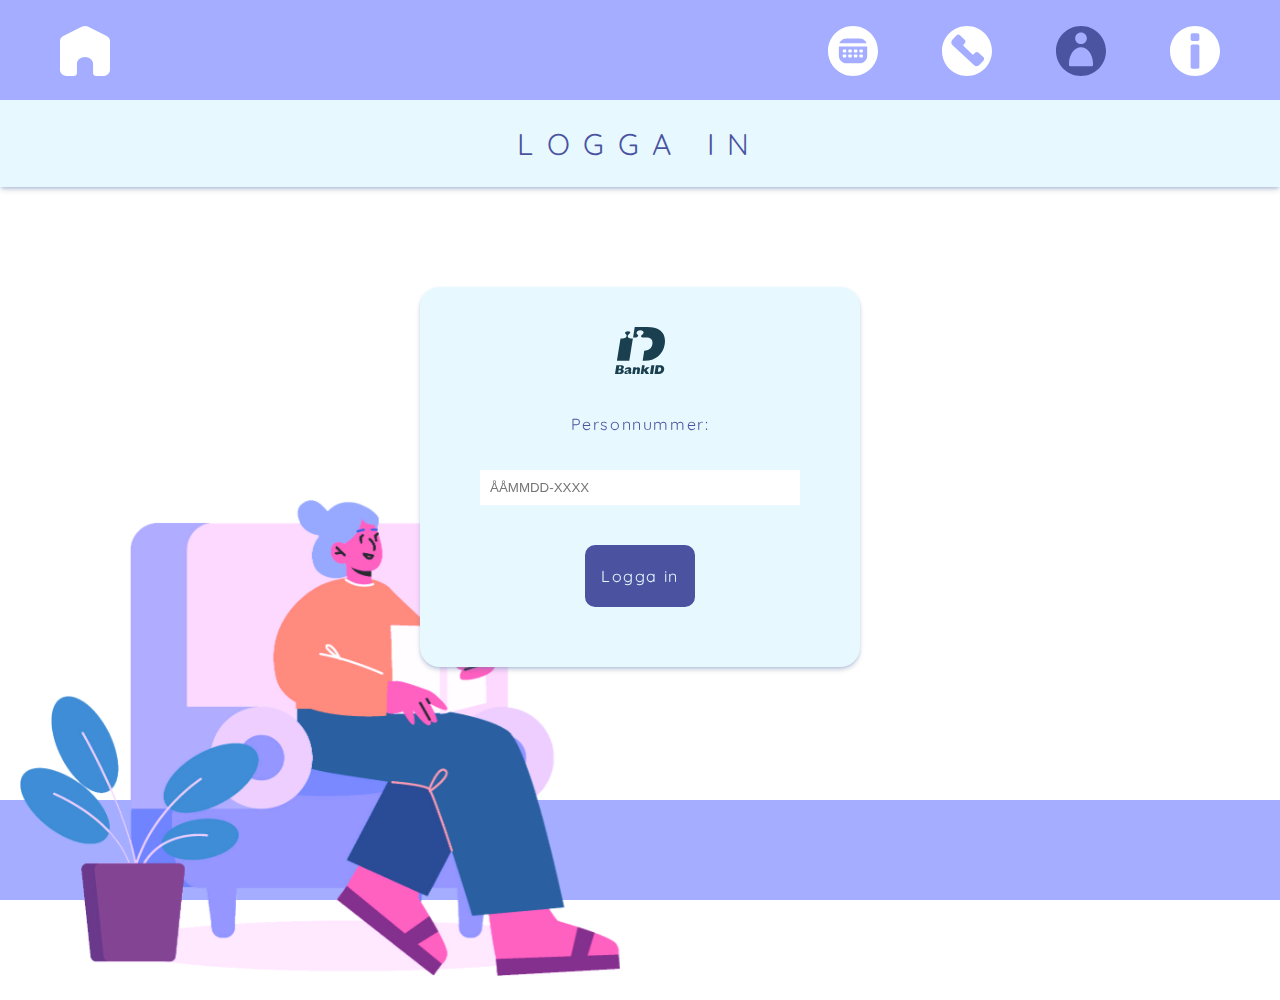
<file: loggain.html>
<!DOCTYPE html>
<html lang="sv">
<head>
    <meta charset="UTF-8">
    <meta http-equiv="X-UA-Compatible" content="IE=edge">
    <meta name="viewport" content="width=device-width, initial-scale=1.0">
    <title>Logga in</title>
    <link rel="stylesheet" href="css/mystyles.css">
    <link rel="stylesheet" href="https://fonts.googleapis.com/css?family=Lexend">
    <link rel="stylesheet" href="https://fonts.googleapis.com/css?family=Quicksand">
</head>

<body>

    <header>
        <nav>
            <article>
                <section id="navigation-bar">
                    <div id="home-nav">
                        <a href="index.html"><img class="nav-icon" id="home-icon" src="bilder/hemikon.svg" alt="Hemikon"></a>
                    </div>
                    <div id="right-nav">
                        <a href="boka.html"><img class="nav-icon nav-right-icon" id="book-icon" src="bilder/bokaikon.svg" alt="Boka"></a>
                        <a href="kontakt.html"><img class="nav-icon nav-right-icon" id="contact-icon" src="bilder/kontaktikon.svg" alt="Kontakt"></a>
                        <a href="loggain.html" class="loggain"><img class="nav-icon nav-right-icon" id="profile-icon" src="bilder/profilikonblue.svg" alt="Profil"></a>
                        <a href="information.html"><img class="nav-icon nav-right-icon" id="info-icon" src="bilder/infoikon.svg" alt="Information"></a>

                    </div>

                    <section id="burger-menu">
                        <p id="menu-close">&#10005</p>
                        <div id="burger-list">
                            <a href="index.html"><img class="nav-icon burger-icon" id="home-icon" src="bilder/hemikon.svg" alt="Hemikon"></a><br>
                            <a href="boka.html"><img class="nav-icon burger-icon" id="book-icon" src="bilder/bokaikon.svg" alt="Boka"></a><br>
                            <a href="kontakt.html"><img class="nav-icon burger-icon" id="contact-icon" src="bilder/kontaktikon.svg" alt="Kontakt"></a><br>
                            <a href="loggain.html" id="loggain"><img class="nav-icon burger-icon" id="profile-icon" src="bilder/profilikon.svg" alt="Profil"></a><br>
                            <a href="information.html"><img class="nav-icon burger-icon" id="info-icon" src="bilder/infoikon.svg" alt="Information"></a><br>
                        </div>
                    </section>
                    
                    <div id="burger-icon">
                        <div></div>
                        <div></div>
                        <div></div>
                    </div>

                    <script>
                        let burgerIconEl = document.getElementById("burger-icon");
                        let burgerMenuEl = document.getElementById("burger-menu");
                        let closeMenuEl = document.getElementById("menu-close");
                    
                        burgerIconEl.addEventListener("click", showMenu);
                        closeMenuEl.addEventListener("click", hideMenu)
                    
                        function showMenu() {
                            burgerMenuEl.style.display = "block";
                            burgerIconEl.style.display = "none";
                        }

                        function hideMenu() {
                            burgerMenuEl.style.display = "none";
                            burgerIconEl.style.display = "block";
                        }
                    </script>
                    
                </section>
                </section>
            </article>
        </nav>
    </header>

    <main>

        <article class="body-header">
            <h1>Logga in</h1>
        </article>

        <article id="log-in-box">
            <img id="bank-id-logo" src="bilder/bank-id-logo.svg" alt="Bank ID Logga">
            <p>Personnummer:</p>
            <input id="log-in-input" type="text" name="Personnummer" placeholder="ÅÅMMDD-XXXX" autocomplete="on">
            <section id="log-in-button">
                <p>Logga in</p>
            </section>
        </article>
    
    </main>

    <footer>

        <article id="footer-bar">
            
            <section id="footer-section"></section>
        </article>

        <section id="illustration-login">
            <img id="login-picture" src="bilder/bild4.png" alt="">
        </section>

    </footer>

    <section id="popup-login">
        <section class="pop-up-background"></section>
        <section class="pop-up">
            <section id="close-box-login">
                <p class="pop-up-text close">&#10005</p>
            </section>
            <section class="pop-up-text-box">
                <img src="bilder/bankid-login.svg" alt="Bank ID" id="bankid-login">
                <p class="pop-up-text">Öppna upp Mobilt BankID på din telefon och signera.</p>
                    <a href="minasidor.html"><section id="login-knapp">
                        <p>Signering avklarad</p>
                    </section></a>
            </section>
        </section>
    </section>

    <script>
        let popLogInEl = document.getElementById("popup-login");
        let logInButtonEl = document.getElementById("log-in-button");
        let signeringAvklEl = document.getElementById("login-knapp");
        let closeLoginEl = document.getElementById("close-box-login");

        logInButtonEl.addEventListener("click", showLogIn);
        signeringAvklEl.addEventListener("click", hideLogin);
        closeLoginEl.addEventListener("click", hideLogin);

        function showLogIn() {
            popLogInEl.style.visibility = "visible";
        }

        function hideLogin() {
            popLogInEl.style.visibility = "hidden";
        }
    </script>
    
</body>
</html>
</file>
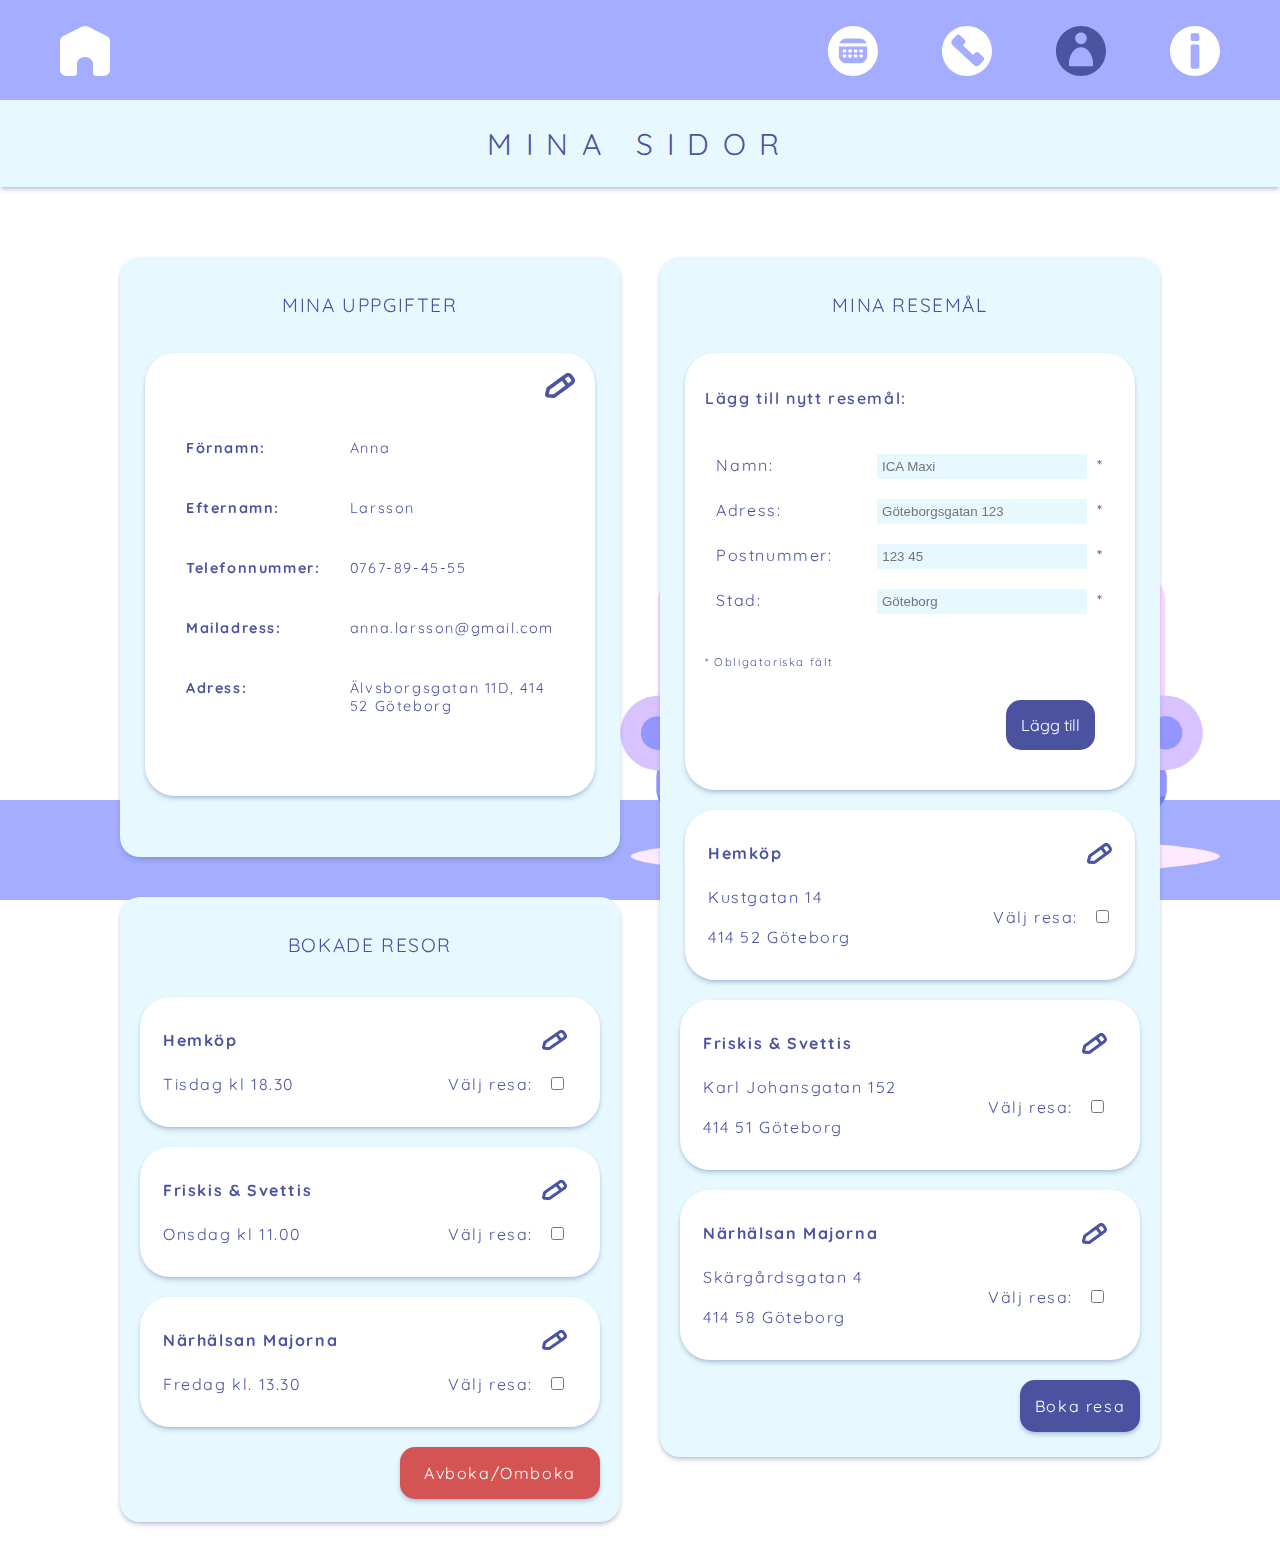
<file: minasidor.html>
<!DOCTYPE html>
<html lang="sv">
<head>
    <meta charset="UTF-8">
    <meta http-equiv="X-UA-Compatible" content="IE=edge">
    <meta name="viewport" content="width=device-width, initial-scale=1.0">
    <title>Mina sidor</title>
    <link rel="stylesheet" href="css/mystyles.css">
    <link rel="stylesheet" href="https://fonts.googleapis.com/css?family=Lexend">
    <link rel="stylesheet" href="https://fonts.googleapis.com/css?family=Quicksand">
</head>

<body>

    <header>
        <nav>
            <article>
                <section id="navigation-bar">
                    <div id="home-nav">
                        <a href="index.html"><img class="nav-icon" id="home-icon" src="bilder/hemikon.svg" alt="Hemikon"></a>
                    </div>
                    <div id="right-nav">
                        <a href="boka.html"><img class="nav-icon nav-right-icon" id="book-icon" src="bilder/bokaikon.svg" alt="Boka"></a>
                        <a href="kontakt.html"><img class="nav-icon nav-right-icon" id="contact-icon" src="bilder/kontaktikon.svg" alt="Kontakt"></a>
                        <a href="loggain.html" class="loggain"><img class="nav-icon nav-right-icon" id="profile-icon" src="bilder/profilikonblue.svg" alt="Profil"></a>
                        <a href="information.html"><img class="nav-icon nav-right-icon" id="info-icon" src="bilder/infoikon.svg" alt="Information"></a>

                    </div>

                    <section id="burger-menu">
                        <p id="menu-close">&#10005</p>
                        <div id="burger-list">
                            <a href="index.html"><img class="nav-icon burger-icon" id="home-icon" src="bilder/hemikon.svg" alt="Hemikon"></a><br>
                            <a href="boka.html"><img class="nav-icon burger-icon" id="book-icon" src="bilder/bokaikon.svg" alt="Boka"></a><br>
                            <a href="kontakt.html"><img class="nav-icon burger-icon" id="contact-icon" src="bilder/kontaktikon.svg" alt="Kontakt"></a><br>
                            <a href="loggain.html" id="loggain"><img class="nav-icon burger-icon" id="profile-icon" src="bilder/profilikon.svg" alt="Profil"></a><br>
                            <a href="information.html"><img class="nav-icon burger-icon" id="info-icon" src="bilder/infoikon.svg" alt="Information"></a><br>
                        </div>
                    </section>
                    
                    <div id="burger-icon">
                        <div></div>
                        <div></div>
                        <div></div>
                    </div>

                    <script>
                        let burgerIconEl = document.getElementById("burger-icon");
                        let burgerMenuEl = document.getElementById("burger-menu");
                        let closeMenuEl = document.getElementById("menu-close");
                    
                        burgerIconEl.addEventListener("click", showMenu);
                        closeMenuEl.addEventListener("click", hideMenu)
                    
                        function showMenu() {
                            burgerMenuEl.style.display = "block";
                            burgerIconEl.style.display = "none";
                        }

                        function hideMenu() {
                            burgerMenuEl.style.display = "none";
                            burgerIconEl.style.display = "block";
                        }
                    </script>
                    
                </section>
                </section>
            </article>
        </nav>
    </header>

    <main>

        <article class="body-header">
            <h1>Mina sidor</h1>
        </article>

        <article id="grid-container-mina-sidor">
            <section class="mina-sidor-box" id="mina-uppgifter">
                <h2>Mina uppgifter</h2>
                <section class="mina-sidor-vit-box">
                    <img src="bilder/editikon.svg" alt="Edit" class="edit-icon">
                    <table id="mina-uppgifter-table">
                        <tr>
                            <td><b>Förnamn:</b></td>
                            <td>Anna</td>
                        </tr>
                        <tr>
                            <td><b>Efternamn:</b></td>
                            <td>Larsson</td>
                        </tr>
                        <tr>
                            <td><b>Telefonnummer:</b></td>
                            <td>0767-89-45-55</td>
                        </tr>
                        <tr>
                            <td><b>Mailadress:</b></td>
                            <td>anna.larsson@gmail.com</td>
                        </tr>
                        <tr>
                            <td><b>Adress:</b></td>
                            <td>Älvsborgsgatan 11D,
                                414 52 Göteborg</td>
                        </tr>
                    </table>
                </section>
            </section>
            <section class="mina-sidor-box" id="mina-resemål">
                <h2>Mina resemål</h2>
                <section class="mina-sidor-vit-box" id="new-form">
                    <div id="mina-titel">
                        <p id="minaresemal-titel"> Lägg till nytt resemål:</p>
                    </div>
                    
                    <form id="nytt-resemål" autocomplete="on">
                        <label for="name">Namn:</label>
                        <input type="text" id="name" name="name" placeholder="ICA Maxi">*<br>
                        <label for="adress">Adress:</label>
                        <input type="text" id="adress" name="adress" placeholder="Göteborgsgatan 123">*<br>
                        <label for="postnummer">Postnummer:</label>
                        <input type="text" id="postnummer" name="postnummer" placeholder="123 45">*<br>
                        <label for="stad">Stad:</label>
                        <input type="text" id="stad" name="stad" placeholder="Göteborg">*
                        <p class="oblig-text" id="oblig-minaresmål">* Obligatoriska fält</p>
                        <div id="submit-knapp">
                            <input type="submit" id="submit" value="Lägg till">
                        </div>
                      </form>

                </section>

                <section class="mina-sidor-vit-box">
                    <table class="resor-box-table">
                        <tr>
                            <td class="plats">Hemköp</td>
                            <td></td>
                            <td><img src="bilder/editikon.svg" alt="Edit" class="edit-icon-resor"></td>
                        </tr>
                        <tr>
                            <td>Kustgatan 14<br>414 52 Göteborg</td>
                            <td class="middle-row">Välj resa:</td>
                            <td class="edge-row"><input class="checkbox" type="checkbox"></td>
                        </tr>
                    </table>                        
                </section>
                <section class="resor-box">
                    <table class="resor-box-table">
                        <tr>
                            <td class="plats">Friskis & Svettis</td>
                            <td></td>
                            <td><img src="bilder/editikon.svg" alt="Edit" class="edit-icon-resor"></td>
                        </tr>
                        <tr>
                            <td>Karl Johansgatan 152<br>414 51 Göteborg</td>
                            <td class="middle-row">Välj resa:</td>
                            <td class="edge-row"><input class="checkbox" type="checkbox"></td>
                        </tr>
                    </table>   
                </section>
                <section class="resor-box">
                    <table class="resor-box-table">
                        <tr>
                            <td class="plats">Närhälsan Majorna</td>
                            <td></td>
                            <td><img src="bilder/editikon.svg" alt="Edit" class="edit-icon-resor"></td>
                        </tr>
                        <tr>
                            <td>Skärgårdsgatan 4<br>414 58 Göteborg</td>
                            <td class="middle-row">Välj resa:</td>
                            <td class="edge-row"><input class="checkbox" type="checkbox"></td>
                        </tr>
                    </table>                        
                </section>

                <section class="boka-resa">
                    <p id="boka-resa-mina-sidor">Boka resa</p>
                </section>

            </section>

            <section class="mina-sidor-box" id="mina-bokade-resor">
                <h2>Bokade resor</h2>
                    <section class="resor-box">
                        <table class="resor-box-table">
                            <tr>
                                <td class="plats">Hemköp</td>
                                <td></td>
                                <td><img src="bilder/editikon.svg" alt="Edit" class="edit-icon-resor"></td>
                            </tr>
                            <tr>
                                <td>Tisdag kl 18.30</td>
                                <td class="middle-row">Välj resa:</td>
                                <td class="edge-row"><input class="checkbox" type="checkbox"></td>
                            </tr>
                        </table>                        
                    </section>
                    <section class="resor-box">
                        <table class="resor-box-table">
                            <tr>
                                <td class="plats">Friskis & Svettis</td>
                                <td></td>
                                <td><img src="bilder/editikon.svg" alt="Edit" class="edit-icon-resor"></td>
                            </tr>
                            <tr>
                                <td>Onsdag kl 11.00</td>
                                <td class="middle-row">Välj resa:</td>
                                <td class="edge-row"><input class="checkbox" type="checkbox"></td>
                            </tr>
                        </table>                        
                    </section>
                    <section class="resor-box">
                        <table class="resor-box-table">
                            <tr>
                                <td class="plats">Närhälsan Majorna</td>
                                <td></td>
                                <td><img src="bilder/editikon.svg" alt="Edit" class="edit-icon-resor"></td>
                            </tr>
                            <tr>
                                <td>Fredag kl. 13.30</td>
                                <td class="middle-row">Välj resa:</td>
                                <td class="edge-row"><input class="checkbox" type="checkbox"></td>
                            </tr>
                        </table>                        
                    </section>
                    <section class="av-omboka-button" id="minasidor-avomboka">
                        <p>Avboka/Omboka</p>
                    </section>
            </section>
        </article>
    
    </main>

    <footer>

        <article id="footer-bar">
            
            <section id="footer-section"></section>
        </article>

        <section id="illustration-minasidor">
            <img id="minasidor-picture" src="bilder/bild2.png" alt="">
        </section>

    </footer>

    <section id="popup-avomboka">
        <section class="pop-up-background">
        </section>
        <section class="pop-up" id="av-omboka-popup">
            <section id="close-box-bokad-resa">
                <p class="pop-up-text close" id="close-light">&#10005</p>
            </section>
            <h4>BOKAD RESA</h4>
            <section class="pop-up-text-box" id="popup-vit-box">
                <section class="mina-sidor-vit-box" id="boka-form">
                        
                    <form id="ny-bokning" autocomplete="on">
                        <label for="from">Från:</label>
                        <select name="from" id="from">
                            <option value="nh-majorna">Närhälsan Majorna</option>
                            <option value="hemkop">Hemköp</option>
                            <option value="fs-majorna">Friskis & Svettis</option>
                            <option value="hemma">Mitt hem</option>
                        </select>*<br>

                        <label for="to">Till:</label>
                        <select name="to" id="to">
                            <option value="hemma">Mitt hem</option>
                            <option value="nh-majorna">Närhälsan Majorna</option>
                            <option value="hemkop">Hemköp</option>
                            <option value="fs-majorna">Friskis & Svettis</option>
                        </select>*<br>

                        <label for="date">Datum:</label>
                        <input type="text" name="date" id="date" placeholder="02/03/223">*<br>

                        <label for="time">Tid:</label>
                        <input type="text" id="time" name="time" placeholder="13:15">*
                        <p class="oblig-text">* Obligatoriska fält</p>
                        <section id="grid-container-knappar">
                            <div class="avomboka">
                                <input value="Omboka" id="grid-knapp-1">
                            </div>
                            <div>
                                <input value="Avboka" id="grid-knapp-2">
                            </div>
                        </section>
                    </form>

                </section>
            </section>
        </section>
    </section>

    <section id="avboka-confirm-popup">
        <section class="pop-up-background">
        </section>
        <section class="pop-up">
            <section id="close-box-avboka" class="close-box-avomboka">
                <p class="pop-up-text close">&#10005</p>
            </section>
            <section class="pop-up-text-box">
                <p class="pop-up-text">Är du säker på att du vill avboka resan?</p>
            </section>
            <section class="avboka-knapp" id="avboka-knapp">
                <p id="avboka-confirm">Avboka</p>
            </section>
        </section>
    </section>

    <section id="avbokat-popup">
        <section class="pop-up-background"></section>
        <section class="pop-up">
            <section id="close-box-avbokat" class="close-box-avomboka">
                <p class="pop-up-text close">&#10005</p>
            </section>
            <section class="pop-up-text-box">
                <p class="pop-up-text">Din resa är nu avbokad!</p>
            </section>
        </section>
    </section>

    <section id="omboka-popup">
        <section class="pop-up-background"></section>
        <section class="pop-up">
            <section id="close-box-omboka" class="close-box-avomboka">
                <p class="pop-up-text close">&#10005</p>
            </section>
            <section class="pop-up-text-box">
                <h4 class="popup-titel">Bekräfta bokning</h4>
                <section id="omboka-vit-box">
                    <p class="pop-up-text-blue"><b>Hemköp Majorna</b></p>
                    <p class="pop-up-text-blue">02/03/23</p>
                    <p class="pop-up-text-blue">kl 15:00</p>
                </section>
                <section>
                    <p id="omboka-boka-knapp">Boka</p>
                </section>
            </section>
        </section>
    </section>

    <section id="tack-bokning-popup">
        <section class="pop-up-background"></section>
        <section class="pop-up">
            <section id="close-box-tack-bokning" class="close-box-avomboka">
                <p class="pop-up-text close">&#10005</p>
            </section>
            <section class="pop-up-text-box">
                <p class="pop-up-text">Tack för din bokning!</p>
            </section>
        </section>
    </section>

<script>

let omavbokaKnappEl = document.getElementById("minasidor-avomboka");
let avOmbokaPopUpEl = document.getElementById("popup-avomboka");
let closeBokadResaEl = document.getElementById("close-box-bokad-resa");
let closeAvbokaConfirmEl = document.getElementById("close-box-avboka");
let avbokaKnappEl = document.getElementById("grid-knapp-2");
let avbokaConfirmPopUpEl = document.getElementById("avboka-confirm-popup");
let closeAvbokatPopUpEl = document.getElementById("close-box-avbokat");
let avbokaConfirmKnappEl = document.getElementById("avboka-knapp");
let avbokatPopUpEl = document.getElementById("avbokat-popup");
let ombokaPopUpEl = document.getElementById("omboka-popup");
let ombokaKnappEl = document.getElementById("grid-knapp-1");
let closeOmbokaPopUpEl = document.getElementById("close-box-omboka");
let tackBokningPopUpEl = document.getElementById("tack-bokning-popup");
let ombokaBokaKnapp = document.getElementById("omboka-boka-knapp");
let closeTackBokningPopUpEl = document.getElementById("close-box-tack-bokning");

let bokaResaKnappMinaSidorEl = document.getElementById("boka-resa-mina-sidor");


omavbokaKnappEl.addEventListener("click", showPopUpAvOmboka);
closeBokadResaEl.addEventListener("click", hidePopUpAvOmboka);
avbokaKnappEl.addEventListener("click", showAvbokaConfirmPopUp);
closeAvbokaConfirmEl.addEventListener("click", hideAvbokaConfirmPopUp);
closeAvbokatPopUpEl.addEventListener("click", hideAllAvOmbokaPopUps);
avbokaConfirmKnappEl.addEventListener("click", showAvbokatPopUp);
ombokaKnappEl.addEventListener("click", showOmbokaPopUp);
closeOmbokaPopUpEl.addEventListener("click", hideOmbokaPopUp);
ombokaBokaKnapp.addEventListener("click", showTackBokningPopUp);
closeTackBokningPopUpEl.addEventListener("click", hideAllAvOmbokaPopUps);

bokaResaKnappMinaSidorEl.addEventListener("click", showOmbokaPopUp);



function showPopUpAvOmboka() {
    avOmbokaPopUpEl.style.visibility = "visible";
}

function hidePopUpAvOmboka() {
    avOmbokaPopUpEl.style.visibility = "hidden";
}

function showAvbokaConfirmPopUp() {
    avbokaConfirmPopUpEl.style.visibility = "visible";
}

function hideAvbokaConfirmPopUp() {
    avbokaConfirmPopUpEl.style.visibility = "hidden";
}

function hideAllAvOmbokaPopUps() {
    avbokaConfirmPopUpEl.style.visibility = "hidden";
    avOmbokaPopUpEl.style.visibility = "hidden";
    avbokatPopUpEl.style.visibility = "hidden";
    tackBokningPopUpEl.style.visibility = "hidden";
    ombokaPopUpEl.style.visibility = "hidden";
}

function showAvbokatPopUp() {
    avbokatPopUpEl.style.visibility = "visible";
    avbokaConfirmPopUpEl.style.visibility = "hidden";
}

function showOmbokaPopUp() {
    ombokaPopUpEl.style.visibility ="visible";
}

function hideOmbokaPopUp() {
    ombokaPopUpEl.style.visibility ="hidden";
}

function showTackBokningPopUp() {
    tackBokningPopUpEl.style.visibility = "visible";
    ombokaPopUpEl.style.visibility = "hidden";
}






</script>

</body>
</html>
</file>
<file: css/mystyles.css>
body, html {
    margin: 0;
    padding: 0;
    font-family: "Quicksand", Arial, Helvetica, sans-serif;
    height: 100vh;
}

/*Header*/

a {
    text-decoration: none;
}

#navigation-bar {
    background-color: #A4ADFF;
    height: 100px;
    line-height: 140px;
    padding-left: 60px;
    position: fixed;
    top: 0;
    width: 100%;
    z-index: 100;
}

.nav-icon {
    width: 50px;
}

#right-nav {
    position: fixed;
    top: 0;
    right: 0;
    padding-right: 30px;
}

.nav-right-icon {
    padding-left: 30px;
    padding-right: 30px;
}

.nav-icon:hover {
    opacity: 70%;
}

/*Footer*/

#footer-bar {
    background-color: #A4ADFF;
    height: 100px;
    position: fixed;
    width: 100%;
    bottom: 0;
}

#illustration-index {
    position: fixed;
    bottom: -200px;
    right: 100px;
}

#index-picture {
    width: 600px;
}

#illustration-login {
    position: fixed;
    bottom: -80px;
    left: 20px;
}

#login-picture {
    width: 600px;
}

#illustration-minasidor {
    position: fixed;
    bottom: 10px;
    right: 60px;
}

#minasidor-picture {
    width: 600px;
}

#illustration-kontakt {
    position: fixed;
    bottom: -160px;
    left: 100px;
}

#kontakt-picture {
    width: 500px;
}

#illustration-information {
    position: fixed;
    bottom: -50px;
    left: -50px;
}

#information-picture {
    width: 500px;
}

#illustration-boka {
    position: fixed;
    bottom: -50px;
    right: 30px;
}

#boka-picture {
    width: 400px;
}

/*Kropp sidan: Start/Index*/

#book-button-home {
    background-color: #4B53A1;
    width: 170px;
    padding: 50px;
    font-family: "Lexend", Arial, Helvetica, sans-serif;
    text-align: center;
    border-radius: 50px;
    font-size: 1.2em;
    line-height: 0.6em;
    color: #E7F9FF;
    position: fixed;
    top: 50%;
    left: 50%;
    transform: translate(-50%, -50%);
    box-shadow: rgba(0, 0, 0, 0.1) 0px 4px 6px -1px, rgba(40, 66, 114, 0.575) 0px 2px 4px -1px;
    z-index: 3;
}

#book-button-home:hover {
    background-color: #E7F9FF;
    color: #4B53A1;
}

h1 {
    font-weight: normal;
    font-size: 1.1em;
}

/*Kropp på sidan: Logga in*/

.body-header {
    background-color: #E7F9FF;
    padding-top: 5px;
    padding-bottom: 5px;
    text-align: center;
    text-transform: uppercase;
    color: #4B53A1;
    letter-spacing: 0.5em;
    position: relative;
    z-index: 1;
    font-size: 1.7em;
    width: 100%;
    margin-top: 100px;
    box-shadow: rgba(0, 0, 0, 0.1) 0px 4px 6px -1px, rgba(124, 158, 221, 0.575) 0px 2px 4px -1px;

}

#log-in-box {
    background-color: #E7F9FF;
    width: 400px;
    margin-right: auto;
    margin-left: auto;
    text-align: center;
    padding: 20px;
    margin-top: 100px;
    letter-spacing: 0.1em;
    color: #4B53A1;
    border-radius: 20px;
    position: relative;
    z-index: 3;
    box-shadow: rgba(0, 0, 0, 0.1) 0px 4px 6px -1px, rgba(124, 158, 221, 0.575) 0px 2px 4px -1px;

}

#log-in-input {
    border: none;
    padding: 10px;
    margin-top: 20px;
    color: #4B53A1;
    width: 300px;
}

#log-in-button {
    padding: 5px;
    margin: 40px;
    margin-right: auto;
    margin-left: auto;
    background-color: #4B53A1;
    width: 100px;
    color: #E7F9FF;
    border-radius: 10px;
    cursor: pointer;
}

#log-in-button:hover {
    background-color: #A4ADFF;
    color: #4B53A1;
}

#bank-id-logo {
    width: 50px;
    padding-top: 20px;
    padding-bottom: 20px;
}

/*Kropp på sidan: mina sidor*/

#grid-container-mina-sidor {
    display: grid;
    grid-template-columns: 500px 500px;
    margin-right: auto;
    margin-left: auto;
    margin-top: 70px;
    margin-bottom: 170px;
    width: 1040px;
    row-gap: 40px;
    column-gap: 40px;
}

.mina-sidor-box {
    background-color: #E7F9FF;
    width: 500px;
    height: 600px;
    text-align: center;
    letter-spacing: 0.1em;
    color: #4B53A1;
    border-radius: 20px;
    z-index: 3;
    box-shadow: rgba(0, 0, 0, 0.1) 0px 4px 6px -1px, rgba(124, 158, 221, 0.575) 0px 2px 4px -1px;

}

#mina-uppgifter {
    grid-row: 1 / 2;
}

#mina-bokade-resor {
    grid-row: 2 / 3;
    height: 625px;
}

#mina-resemål {
    grid-row: 1 / 4;
    height: 1200px;
}

h2 {
    text-transform: uppercase;
    padding: 20px;
    font-size: 1.2em;
    font-weight: normal;
}

h3 {
    font-weight: normal;
    font-size: 1em;
    padding: 10px;
    padding-top: 20px;
    text-transform: uppercase;
}

.mina-sidor-vit-box {
    background-color: white;
    width: 90%;
    margin-right: auto;
    margin-left: auto;
    border-radius: 30px;
    box-shadow: rgba(0, 0, 0, 0.1) 0px 4px 6px -1px, rgba(124, 158, 221, 0.575) 0px 2px 4px -1px;

}

#mina-uppgifter-table {
    padding: 40px;
    text-align: left;
    border-collapse: separate;
    border-spacing: 0 40px;
    padding-top: 0;
    font-size: 0.9em;
}

#mina-uppgifter-table td {
    width: 200px;
}

#mina-uppgifter-table tr {
    vertical-align: top;
    padding: 10px;
}

.edit-icon {
    width: 30px;
    margin-right: 20px;
    margin-top: 20px;
    float: right;
}

.edit-icon:hover {
    opacity: 70%;
}

.resor-box {
    background-color: white;
    border-radius: 30px;
    margin: 20px;
    box-shadow: rgba(0, 0, 0, 0.1) 0px 4px 6px -1px, rgba(124, 158, 221, 0.575) 0px 2px 4px -1px;

}

.resor-box-table {
    width: 450px;
    text-align: left;
    padding: 20px;
    line-height: 40px;
}

.edge-row {
    width: 30px;
    text-align: right;
}

.middle-row {
    text-align: right;
}

.edit-icon-resor {
    width: 25px;
    float: right;
}

.edit-icon-resor:hover {
    opacity: 70%;
}

.plats {
    font-weight: 800;
}

#minasidor-avomboka {
    cursor: pointer;
}

.av-omboka-button {
    background-color: #D45454;
    width: 200px;
    float: right;
    margin-bottom: 20px;
    margin-right: 20px;
    border-radius: 15px;
    color: white;
    box-shadow: rgba(0, 0, 0, 0.1) 0px 4px 6px -1px, rgba(124, 158, 221, 0.575) 0px 2px 4px -1px;
cursor: pointer;
}

.av-omboka-button:hover {
    background-color: #4B53A1;
}

#new-form {
    margin-bottom: 20px;
}

#mina-resemål {
    text-align: center;
}

#minaresemal-titel {
    padding: 20px;
    padding-top: 35px;
    font-weight: 600;
}

#nytt-resemål {
    padding: 20px;
    padding-top: 0px;
}

#mina-titel {
    text-align: left;
}

.submit-knapp {
    text-align: right;
}

#submit-knapp {
    text-align: right;
}

#name, #adress, #stad, #postnummer {
    margin: 10px;
    margin-left: 100px;
    width: 200px;
    background-color: #E7F9FF;
    border: 0;
    padding: 5px;
}

#postnummer {
    margin-left: 39px;
}

#stad {
    margin-left: 110px;
}

#adress {
    margin-left: 90px;
}

#name {
    margin-left: 98px;
}

.submit {
    border: 0;
    background-color: #4B53A1;
    color: white;
    padding: 15px;
    margin: 20px;
    position: relative;
    border-radius: 15px;
    font-size: 1em;
    font-family: "Quicksand", Arial, Helvetica, sans-serif;
    box-shadow: rgba(0, 0, 0, 0.1) 0px 4px 6px -1px, rgba(124, 158, 221, 0.575) 0px 2px 4px -1px;
    cursor: pointer;
}

.submit:hover {
    background-color: #A4ADFF;
}

.boka-resa {
    background-color: #4B53A1;
    width: 120px;
    float: right;
    margin-bottom: 20px;
    margin-right: 20px;
    border-radius: 15px;
    color: white;
    box-shadow: rgba(0, 0, 0, 0.1) 0px 4px 6px -1px, rgba(124, 158, 221, 0.575) 0px 2px 4px -1px;
    cursor: pointer;
} */

.boka-resa:hover {
    background-color: #A4ADFF;
}

/*Kropp på sidan: kontakt*/

.kontakt-vit-box {
    background-color: white;
    width: 90%;
    margin-right: auto;
    margin-left: auto;
    border-radius: 30px;
    margin-top: 30px;
    text-align: left;
    box-shadow: rgba(0, 0, 0, 0.1) 0px 4px 6px -1px, rgba(124, 158, 221, 0.575) 0px 2px 4px -1px;
}

#kontakttext {
    padding: 20px;
    text-align: left;
}

.kontakt-box {
    background-color: #E7F9FF;
    width: 500px;
    height: 600px;
    text-align: center;
    letter-spacing: 0.1em;
    color: #4B53A1;
    border-radius: 20px;
    z-index: 3;
    box-shadow: rgba(0, 0, 0, 0.1) 0px 4px 6px -1px, rgba(124, 158, 221, 0.575) 0px 2px 4px -1px;

}

#kontakt-titel {
    padding: 20px;
}

#kontakt-uppgifter {
    height: 340px;
}

#kontaktform {
    text-align: left;
    padding: 20px;
    padding-top: 0;
}

#kontakt-form {
    height: 880px;
}

#fname, #lname, #nummer, #mail, #kontakt-text, #from, #time, #rdate, #date, #to {
    margin: 10px;
    margin-left: 20px;
    width: 200px;
    background-color: #E7F9FF;
    border: 0;
    padding: 5px;
}

#nummer {
    margin-left: 18px;
}

#fname {
    margin-left: 75px;
}

#lname {
    margin-left: 62px;
}

#mail {
    margin-left: 60px;
}

#submit {
    border: 0;
    background-color: #4B53A1;
    color: white;
    padding: 15px;
    margin: 20px;
    position: relative;
    border-radius: 15px;
    font-size: 1em;
    font-family: "Quicksand", Arial, Helvetica, sans-serif;
}

#submit:hover {
    background-color: #A4ADFF;
}

#kontakt-text {
    width: 360px;
    height: 200px;
    margin: 30px;
    margin-left: 20px;
}

#kontakt-submit {
    text-align: right;
}

.oblig-text {
    font-size: 0.7em;
    padding-top: 20px;
}
#oblig-minaresmål {
    text-align: left;
}

/*Informationsida*/

#information-box {
    background-color: #E7F9FF;
    width: 700px;
    margin-right: auto;
    margin-left: auto;
    text-align: center;
    padding: 20px;
    margin-top: 50px;
    margin-bottom: 200px;
    letter-spacing: 0.1em;
    color: #4B53A1;
    border-radius: 20px;
    position: relative;
    z-index: 3;
    box-shadow: rgba(0, 0, 0, 0.1) 0px 4px 6px -1px, rgba(124, 158, 221, 0.575) 0px 2px 4px -1px;
}



#information-vit-box {
    background-color: white;
    width: 90%;
    margin-right: auto;
    margin-left: auto;
    border-radius: 30px;
    text-align: left;
    padding: 20px;
    padding-top: 0;
    margin-top: 20px;
    margin-bottom: 20px;
    box-shadow: rgba(0, 0, 0, 0.1) 0px 4px 6px -1px, rgba(124, 158, 221, 0.575) 0px 2px 4px -1px;
}

#information-text {
    padding: 30px;
    line-height: 30px;
}

#boka-resa-information {
    background-color: #4B53A1;
    text-align: center;
    width: 150px;
    margin-right: auto;
    margin-left: auto;
    margin-bottom: 40px;
    margin-top: 20px;
    padding: 5px;
    border-radius: 15px;
    line-height: 25px;
    letter-spacing: 0.15em;
    text-transform: uppercase;
    color: white;
    box-shadow: rgba(0, 0, 0, 0.1) 0px 4px 6px -1px, rgba(124, 158, 221, 0.575) 0px 2px 4px -1px;
}

#boka-resa-information:hover {
    background-color: #A4ADFF;

}

#info-nav {
    background-color: #E7F9FF;
    border-radius: 30px;
    padding: 20px;
    padding-left: 60px;
    margin-bottom: 60px;
}

#info-nav-list {
    list-style: none;
    padding: 0;
}

#info-nav-list a {
    color: #4B53A1;
    line-height: 3em;
}

#info-nav-list a:hover {
    color: #A4ADFF;
}

h4 {
    font-size: 1.5em;
    letter-spacing: 0.1em;
    text-transform: uppercase;
    font-weight: normal;
}

h5 {
    font-size: 1.2em;
    letter-spacing: 0.1em;
    text-transform: uppercase;
    font-weight: normal;
}

h6 {
    font-size: 1em;
    font-weight: 600;
}

#boka-link {
    text-decoration: none;
}

/*Boka sida*/

.boka-box {
    background-color: #E7F9FF;
    width: 500px;
    text-align: center;
    padding-bottom: 40px;
    letter-spacing: 0.1em;
    color: #4B53A1;
    border-radius: 20px;
    z-index: 3;
    box-shadow: rgba(0, 0, 0, 0.1) 0px 4px 6px -1px, rgba(124, 158, 221, 0.575) 0px 2px 4px -1px;
}

.boka-vit-box {
    background-color: white;
    width: 90%;
    margin-right: auto;
    margin-left: auto;
    border-radius: 30px;
    padding: 20px;
    box-shadow: rgba(0, 0, 0, 0.1) 0px 4px 6px -1px, rgba(124, 158, 221, 0.575) 0px 2px 4px -1px;
}

.boka-titel {
    text-transform: uppercase;
    padding: 20px;
    font-size: 1.2em;
}

#boka-resa-knapp {
    background-color: #4B53A1;
    width: 100px;
    color: #E7F9FF;
    padding: 15px;
    border-radius: 10px;
    margin-left: 65%;
    margin-top: 30px;
    box-shadow: rgba(0, 0, 0, 0.1) 0px 4px 6px -1px, rgba(124, 158, 221, 0.575) 0px 2px 4px -1px;
}

#boka-resa-knapp:hover {
    background-color: #A4ADFF;
    color: #4B53A1;
    cursor: pointer;
}

#from {
    margin-left: 70px;
}

#to {
    margin-left: 82px;
}

#date, #rdate {
    width: 100px;
    margin-left: 50px;
}

#rdate-div {
    display: none;
}

#retur {
    margin-left: 60px;
}

#time {
    width: 50px;
    margin-left: 80px;
}

#boka-form {
    padding-top: 20px;
    text-align: left;
    
}

#ny-bokning {
    padding: 30px;
}

.bokade-titel {
    text-transform: uppercase;
    font-size: 1.2em;
    padding: 20px;
}

#bokade-resor {
    height: 600px;
}

/*Pop-ups*/

.pop-up-background {
    background-color: #fff;
    height: 100%;
    width: 100%;
    top: 0;
    position: fixed;
    z-index: 5;
    opacity: 70%;
}

.pop-up {
    background-color: #4B53A1;
    padding: 20px;
    width: 400px;
    border-radius: 30px;
    padding-top: 2px;
    position: fixed;
    z-index: 6;
    top: 50%;
    left: 50%;
    transform: translate(-50%, -50%);
    box-shadow: rgba(0, 0, 0, 0.1) 0px 4px 6px -1px, rgba(40, 66, 114, 0.575) 0px 2px 4px -1px;
}

.pop-up-text-box {
    text-align: center;
}

#close-box {
    text-align: right;
}

.pop-up-text {
    color: #E7F9FF;
    font-weight: 600;
    font-size: 1.2em;
    letter-spacing: 0.05em;
    line-height: 1.5em;
}

.close {
    margin-right: 15px;
    font-size: 1.5em;
}

.close:hover {
    color: #A4ADFF;
    cursor: pointer;
}

#bankid-login {
    width: 70px;
    border-radius: 20px;
    margin-bottom: 40px;
    box-shadow: rgba(0, 0, 0, 0.1) 0px 4px 6px -1px, rgba(20, 34, 59, 0.575) 0px 2px 4px -1px;
}

#login-knapp {
    background-color: #E7F9FF;
    padding: 10px;
    border-radius: 20px;
    font-size: 1.3em;
    color: #4B53A1;
    margin-top: 60px;
}

#login-knapp-link {
    text-decoration: none;
}

#login-knapp:hover {
    background-color: #A4ADFF;
    cursor: pointer;
}

#popup-login {
    visibility: hidden;
}

#av-omboka-popup {
    background-color: #E7F9FF;
    width: 450px;
    text-align: center;
    margin-top: 45px;
}

#close-box-bokad-resa {
    text-align: right;
}

#close-box-login {
    text-align: right;
}

#close-light {
    color: #4B53A1;
}

#close-light:hover {
    color: #A4ADFF;
}

#av-omboka-popup h4 {
    margin-top: -20px;
    color: #4B53A1;
}

#popup-vit-box {
    background-color: #E7F9FF;
    padding-bottom: 40px;
}

#grid-container-knappar {
    display: grid;
    grid-template-columns: 210px 33% 33%;
    margin-top: 40px;
}

#grid-knapp-1 {
    text-align: center;
    grid-column: 3/4;
    padding: 10px;
    padding-left: 20px;
    padding-right: 20px;
    margin: 20px;
    letter-spacing: 0.15em;
    width: 80px;
    background-color: #4B53A1;
    color: #fff;
    border: none;
    border-radius: 20px;
    font-family: "Quicksand", Arial, Helvetica, sans-serif;
    font-size: 1em;
}

#grid-knapp-1:hover {
    cursor: pointer;
    background-color: #A4ADFF;
}

#grid-knapp-2 {
    grid-column: 2/3;
    padding: 10px;
    margin: 20px;
    background-color: #D45454;
    letter-spacing: 0.15em;
    cursor: pointer;
    text-align: center;
    width: 80px;
    color: #fff;
    border: none;
    border-radius: 20px;
    font-family: "Quicksand", Arial, Helvetica, sans-serif;
    font-size: 1em;
}

#grid-knapp-2:hover {
    background-color: #A4ADFF;
    cursor: pointer;
}

#popup-avomboka {
    visibility: hidden;
    position: fixed;
    z-index: 5;
}

.close-box-avomboka {
    text-align: right;
}

.avboka-knapp {
    padding: 5px;
    padding-left: 10px;
    padding-right: 10px;
    margin: 20px;
    background-color: #D45454;
    letter-spacing: 0.15em;
    color: #fff;
    width: 100px;
    cursor: pointer;
    border-radius: 30px;
    text-align: center;
    margin-right: auto;
    margin-left: auto;
    margin-top: 30px;
    font-weight: 700;
    box-shadow: rgba(0, 0, 0, 0.1) 0px 4px 6px -1px, rgba(40, 66, 114, 0.575) 0px 2px 4px -1px;
}

.avboka-knapp:hover {
    background-color: #A4ADFF;
}

#avboka-confirm-popup {
    position: fixed;
    visibility: hidden;
    z-index: 6;
}

#avbokat-popup {
    position: fixed;
    z-index: 7;
    visibility: hidden;
}

.popup-titel {
    color: #E7F9FF;
    margin-top: -20px;
}

#omboka-popup {
    position: fixed;
    z-index: 6;
    visibility: hidden;
}

#omboka-vit-box {
    background-color: #E7F9FF;
    color: #4B53A1;
    width: 300px;
    margin-left: auto;
    margin-right: auto;
    border-radius: 20px;
    padding: 30px;
    box-shadow: rgba(0, 0, 0, 0.1) 0px 4px 6px -1px, rgba(40, 66, 114, 0.575) 0px 2px 4px -1px;
}

.pop-up-text-blue {
    color: #4B53A1;
    line-height: 0.9em;
    font-size: 1.3em;
}

#omboka-boka-knapp {
    background-color: #E7F9FF;
    width: 150px;
    margin-right: auto;
    margin-left: auto;
    border-radius: 20px;
    padding: 30px;
    text-transform: uppercase;
    font-size: 2em;
    color: #4B53A1;
    font-weight: 500;
    box-shadow: rgba(0, 0, 0, 0.1) 0px 4px 6px -1px, rgba(40, 66, 114, 0.575) 0px 2px 4px -1px;

}

#omboka-boka-knapp:hover {
    background-color: #A4ADFF;
    color: #E7F9FF;
    cursor: pointer;
}

#tack-bokning-popup {
    position: fixed;
    z-index: 7;
    visibility: hidden;
}

#burger-menu {
    display: none;
    background-color: #A4ADFF;
    width: 120px;
    height: 100%;
    margin: 0;
    margin-top: -60px;
}

#burger-list {
    margin-top: 10px;
    background-color: #4B53A1;
    padding-top: 100px;
    margin-left: -60px;
    height: 100vh;
}

#burger-list a {
    padding-left: 40px;
}

#burger-icon div {
    width: 35px;
    height: 5px;
    background-color: #4B53A1;
    margin: 6px 0;
    border-radius: 60px;
}

#burger-icon:hover {
    opacity: 70%;
    cursor: pointer;
}

#burger-icon {
    padding: 20px;
    visibility: hidden;
}

#menu-close {
    float: right;
    margin-bottom: 20px;
    margin-right: 20px;
    margin-top: 10px;
    color: #A4ADFF;
    font-weight: 900;
    font-size: 1.5em;
}

#menu-close:hover {
    color: #E7F9FF;
    cursor: pointer;
}


/*MEDIA QUERIES*/

@media (max-width: 1066px) {

    #information-box {
        width: 100%;
        padding: 0;
        padding-top: 20px;
        padding-bottom: 20px;
        border-radius: 0;
    }

    #grid-container-mina-sidor {
        grid-template-columns: 100%;
        width: 80vw;
    }

    #mina-uppgifter {
        width: 100%;
    }

    #mina-resemål {
        grid-row: 3/4;
        width: 100%;
        height: 1040px;
    }

    #mina-bokade-resor {
        width: 100%;
    }

    .boka-box {
        width: 80vw;
        width: 100%;
    }

    #bokade-resor {
        padding-right: auto;
        padding-left: auto;
    }

    .resor-box-table {
        width: 90%;
        text-align: left;
        line-height: 20px;
        padding-left: auto;
        padding-right: auto;
    }

    #kontakt-uppgifter, #kontakt-form {
        width: 100%;
        font-size: 0.8em;
    }

    #kontakt-form input {
        width: 150px;
    }

    #kontakt-form textarea {
        width: 80%;
    }

    
    
}

@media (max-width: 785px) {
    #information-box {
        width: 100%;
    }
}

@media (max-width: 615px) {
    #right-nav, #home-nav {
        display: none;
    }

    #burger-icon {
        padding: 20px;
        visibility: visible;
        margin-left: -40px;
        margin-top: 10px;
    }

    #grid-container-mina-sidor, .boka-box {
        width: 100%;
    }
    


    .resor-box-table {
        font-size: 0.9em;
    }

    #nytt-resemål {
        width: 70%;
        font-size: 0.7em;
        padding: 0;
        margin-left: auto;
        margin-right: auto;
        width: 100%;
    }

    #nytt-resemål input {
        width: 100px;
    }

    #boka-form {
        font-size: 0.7;
    }

    #mina-uppgifter {
        width: 100%;
        font-size: 0.8em;
    }
    
}

@media (max-width: 460px) {


    #nytt-resemål {
        width: 70%;
        font-size: 0.7em;
        padding: 0;
        margin-left: auto;
        margin-right: auto;
        margin-left: 20px;
        text-align: left;
    }

    #ny-bokning select {
        width: 100px;
    }

    #boka-resa-knapp {
        font-size: 0.8em;
        width: 70px;
        padding: 10px;
        text-align: center;
    }
    
    .pop-up, #av-omboka-popup {
        width: 100%;
        border-radius: 0;
    }

    #omboka-vit-box {
        width: 50%;
    }

    .avomboka {
        text-align: left;
    }

    #grid-knapp-2, #grid-knapp-1 {
        font-size: 0.7em;
        margin: 0;
    }

    #grid-knapp-2 {
        width: 50px;
        margin-left: -60px;
    }

    #grid-knapp-1 {
        width: 60px;
    }

    #log-in-box {
        width: 70%;
    }

    #log-in-input {
        width: 50%;
    }

    .pop-up-text {
        padding: 20px;
    }

    #login-knapp {
        width: 100vw;
        border-radius: 0;
        margin-bottom: 30px;
    }

    #mina-uppgifter {
        font-size: 0.7em;
    }

}
</file>
